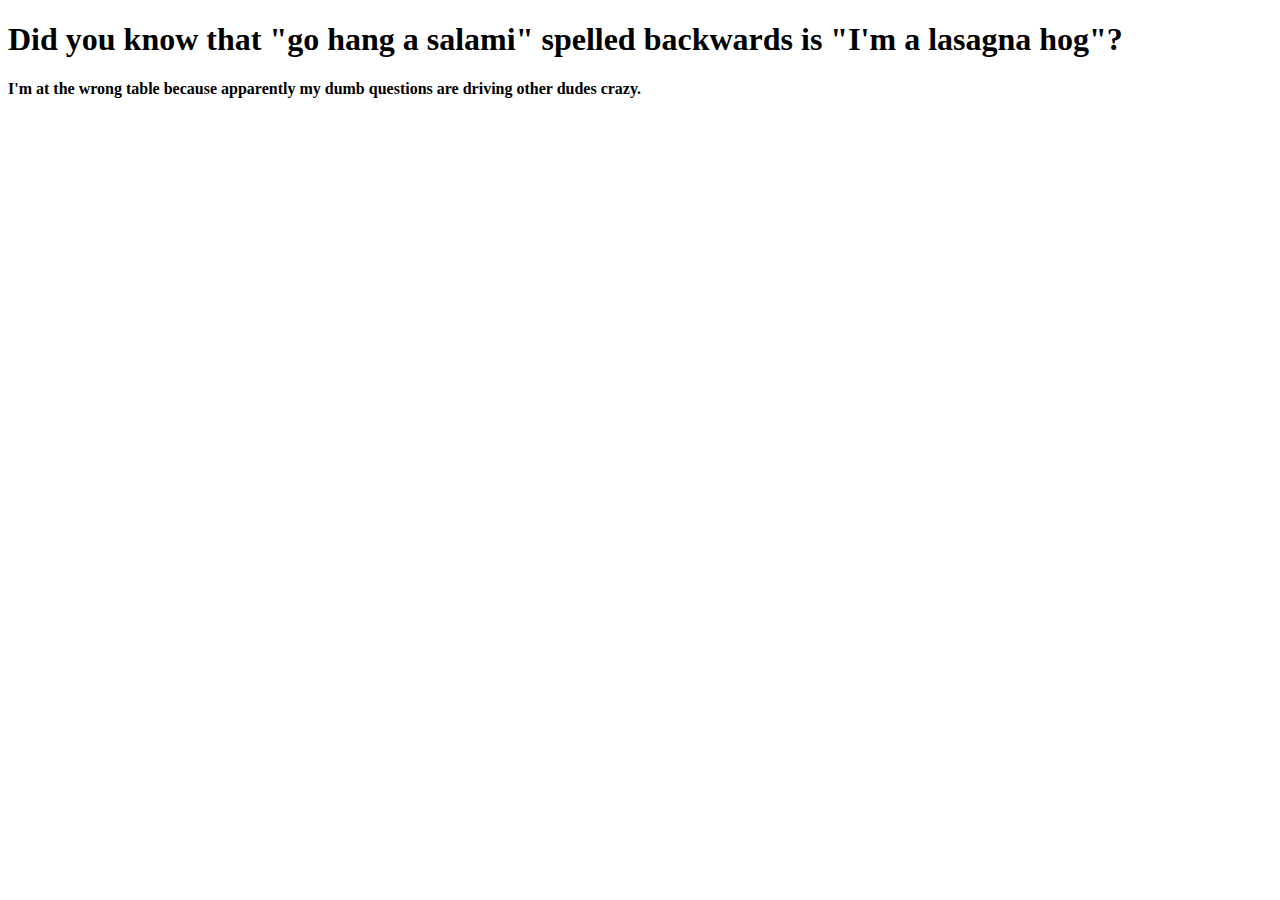
<file: index.html>
<!DOCTYPE html>
<html lang="en">
<head>
    <meta charset="UTF-8">
    <meta http-equiv="X-UA-Compatible" content="IE=edge">
    <meta name="viewport" content="width=device-width, initial-scale=1.0">
    <title>Document</title>
</head>
<h1>Did you know that "go hang a salami" spelled backwards is "I'm a lasagna hog"?</h1>
<h4>I'm at the wrong table because apparently my dumb questions are driving other dudes crazy.</h4>
<body>
    
</body>
</html>
</file>
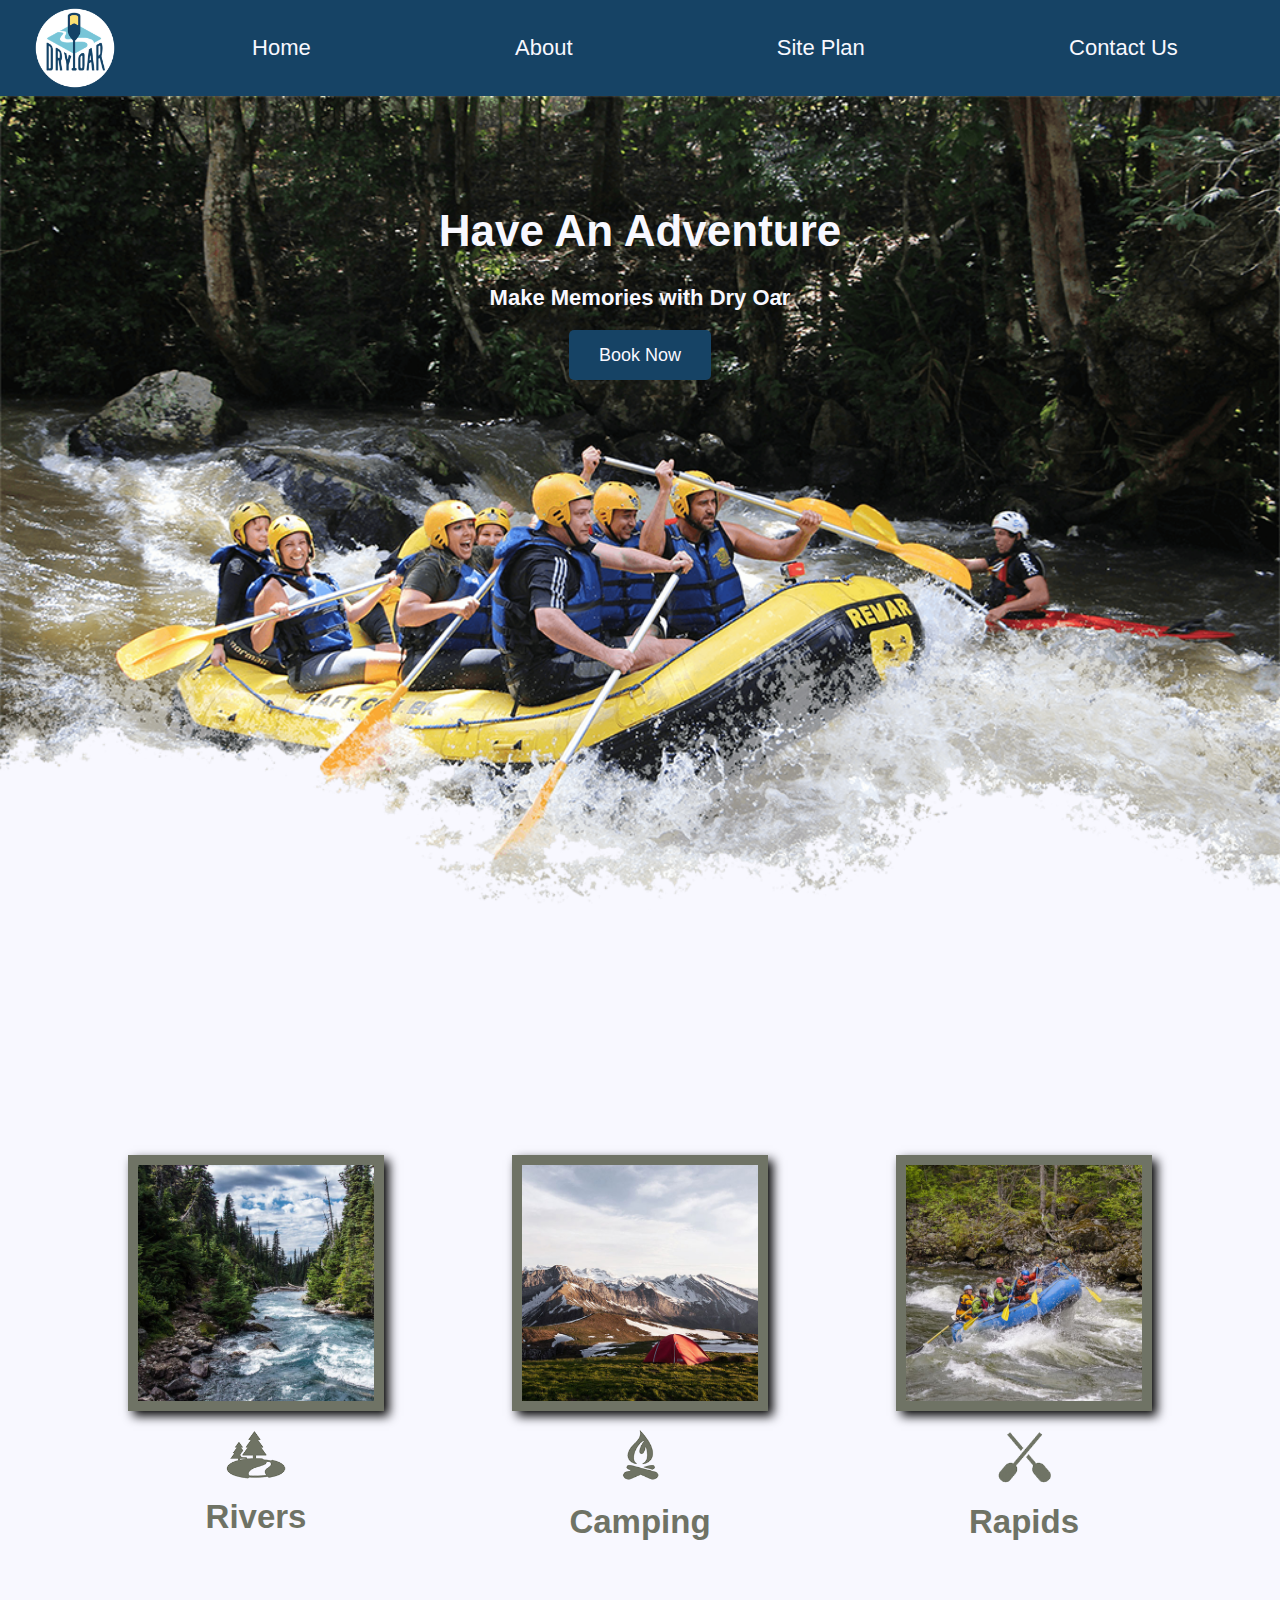
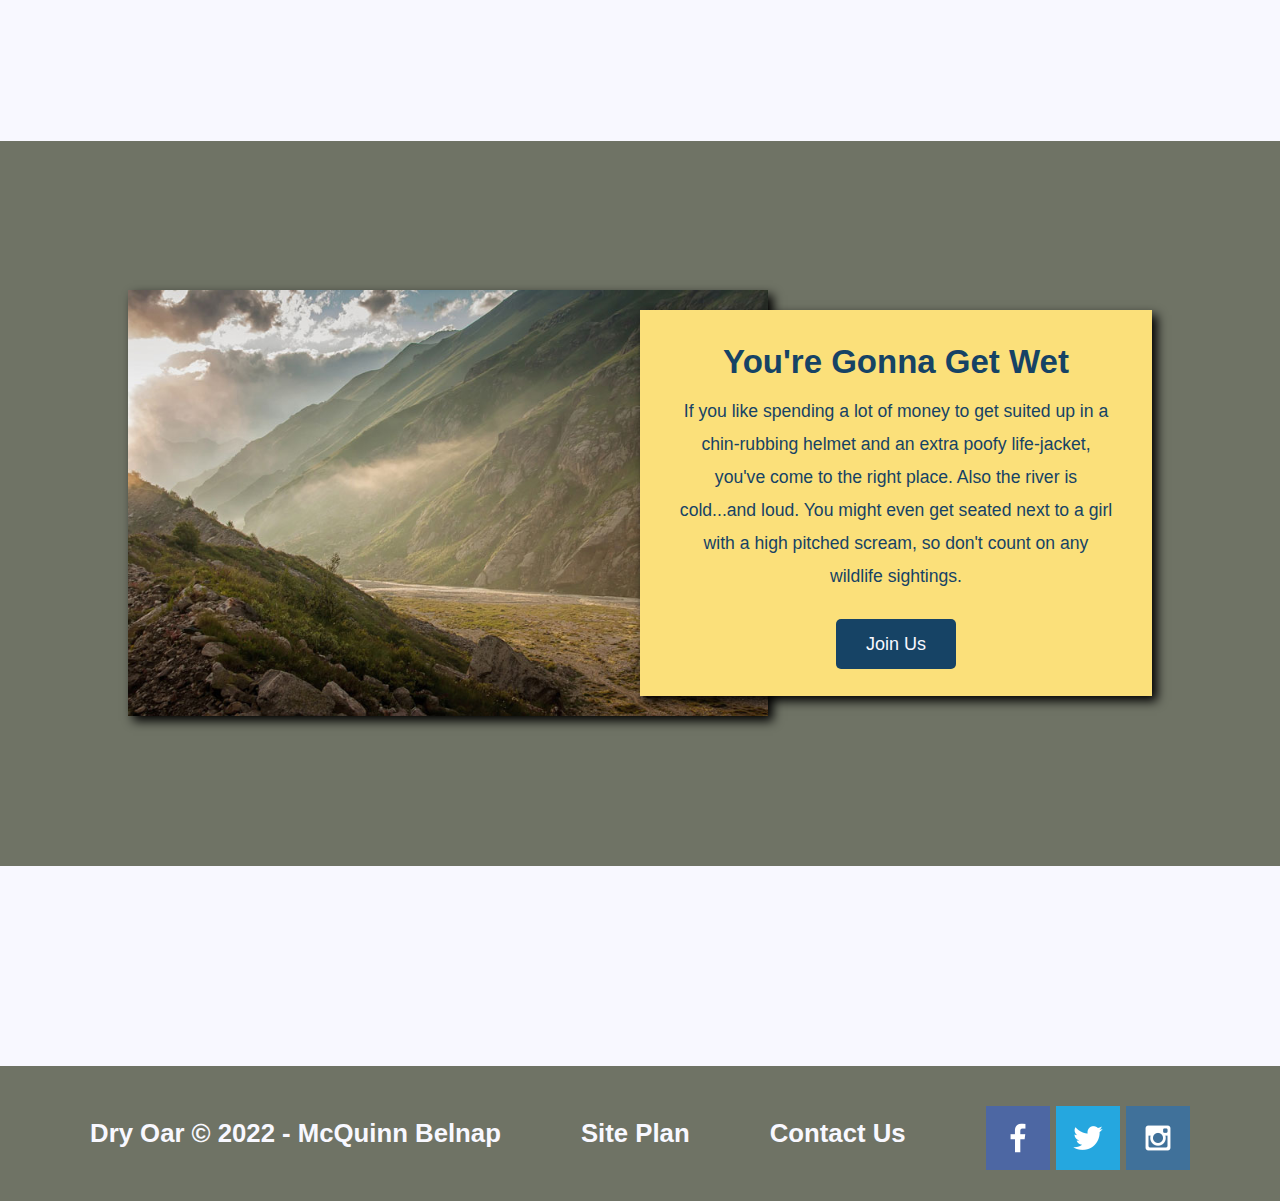
<file: wwr/index.html>
<!DOCTYPE html>
<html lang="en">
<head>
    <meta charset="UTF-8">
    <meta http-equiv="X-UA-Compatible" content="IE=edge">
    <meta name="viewport" content="width=device-width, initial-scale=1.0">
    <title>Whitewater Rafting Vacations | Dry Oar Boating | Home</title>
    <link rel="stylesheet" href="styles/style.css">
</head>
<body>
    <div id="content">
        <header>
            <a id="logo_link" href="index.html">
                <img class="logo" src="images/logo.png" alt="Dry Oar Logo">
            </a>
            <nav>
                <a href="index.html">Home</a>
                <a href="about.html">About</a>
                <a href="site-plan-rafting.html">Site Plan</a>
                <a href="contactus.html">Contact Us</a>
            </nav>
        </header>
        
        <div id="hero">
            <div id="hero-box">
                <img id="hero-img" src="images/hero.png" alt="White water rafters">
            </div>
            <section id="hero-msg">
                <h1 class="home-title">Have An Adventure</h1>
                <h4>Make Memories with Dry Oar</h4>
                <div class='button-box'>
                    <a class='book' href="rates.html">Book Now</a>
                </div>
            </section>
        </div>
    <main class="home-grid">
        <section class="rivers-card">
            <img class="card-img" src="images/rivers.jpeg" alt="rivers in forest">
            <img class="icon" src="images/river_icon.png" alt="river icon">
            <h2>Rivers</h2>
        </section>
        <section class="camping-card">
            <img class="card-img" src="images/camping.jpeg" alt="tent in mountains">
            <img class="icon" src="images/fire_icon.png" alt="fire icon">
            <h2>Camping</h2>
        </section>
        <section class="rapids-card">
            <img class="card-img" src="images/rapids.jpeg" alt="rafting boat">
            <img class="icon" src="images/oars.png" alt="oars icon">
            <h2>Rapids</h2>
        </section>
       <div id="background"></div>
        <img class="mountains" src="images/mountains.jpeg" alt="Misty mountains">
        <section class="msg">
            <h2>You're Gonna Get Wet</h2>
            <p>If you like spending a lot of money to get suited up in a chin-rubbing helmet and an extra poofy life-jacket, you've come to the right place. Also the river is cold...and loud. You might even get seated next to a girl with a high pitched scream, so don't count on any wildlife sightings.</p>
            <a class='join' href="rivers.html">Join Us</a>
        </section>
    </main>
    <footer>
        <h3>Dry Oar &copy; 2022 - McQuinn Belnap</h3>
        <h3><a href="site-plan-rafting.html">Site Plan</a></h3>
        <h3><a href="contactus.html">Contact Us</a></h3>
        <div class="social">
            <a href="https://facebook.com" target="_blank">
                <img src="images/facebook.png" alt="fb icon">
            </a>
            <a href="https://twitter.com" target="_blank">
                <img src="images/twitter.png" alt="twitter icon">
            </a>
            <a href="https://instagram.com" target="_blank">
                <img src="images/instagram.png" alt="instagram icon">
            </a>
        </div>
    </footer>
    </div>
    
</body>
</html>
</file>
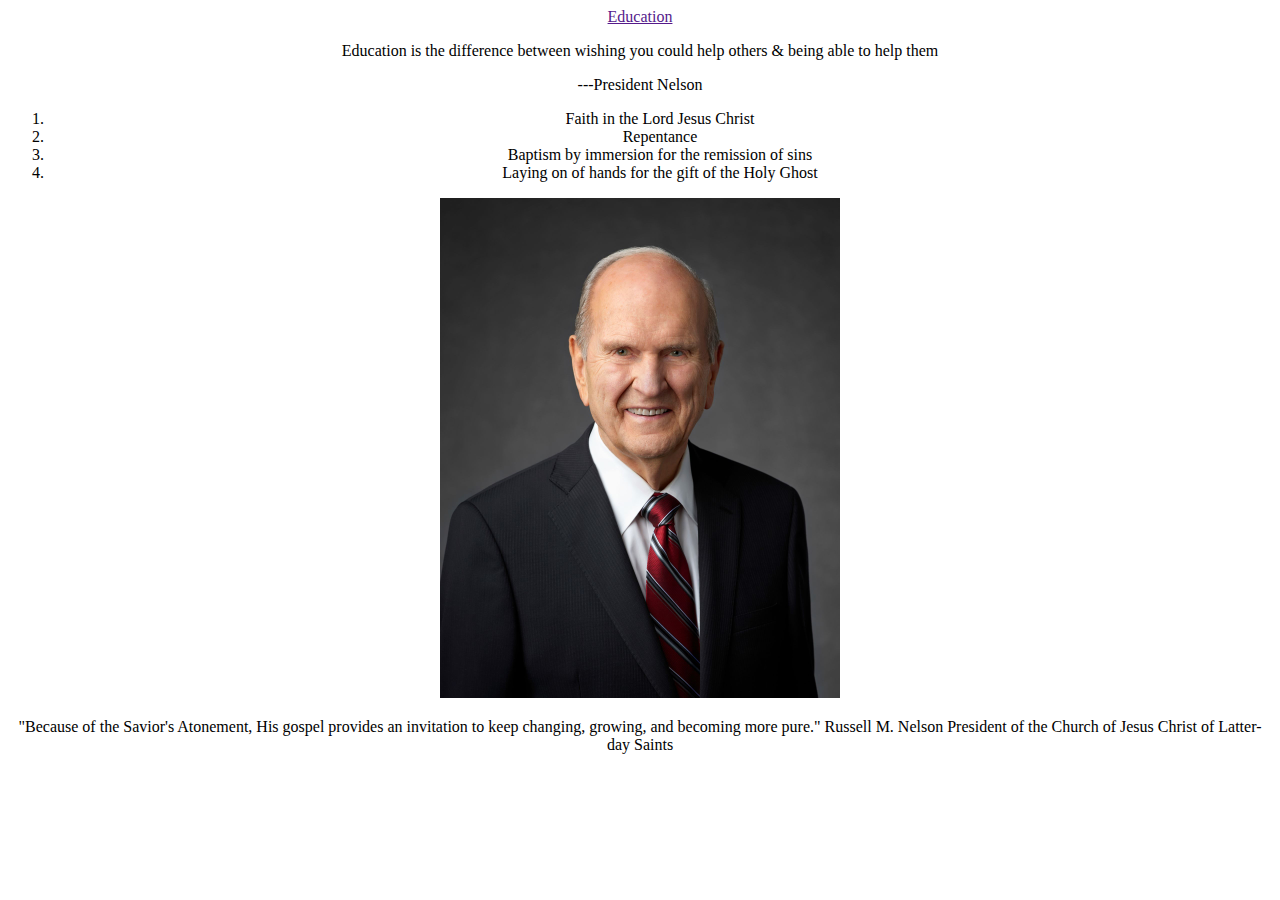
<file: ice_challenge/ice_challenge.html>
<!DOCTYPE html>
<html lang="en">

<head>
    <meta charset="UTF-8">
    <meta http-equiv="X-UA-Compatible" content="IE=edge">
    <meta name="viewport" content="width=device-width, initial-scale=1.0">
    <title>Document</title>
</head>
<center>

    <body>
        <a href="">Education</a>

        <p>
            Education is the difference between wishing you could help others & being able to help them
        </p>


        ---President Nelson
        <ol style="art4">
            <li>Faith in the Lord Jesus Christ</li>
            <li>Repentance</li>
            <li>Baptism by immersion for the remission of sins</li>
            <li>Laying on of hands for the gift of the Holy Ghost</li>
        </ol>

        <img src="images/nelson.jpeg" width=400px alt="President Nelson">
<p>        
    "Because of the
    Savior's Atonement,
    His gospel provides
    an invitation to keep
    changing, growing,
    and becoming more
    pure."

    Russell M. Nelson

    President of the Church of Jesus Christ of Latter-day Saints
</p>



    </body>
</center>

</html>
</file>
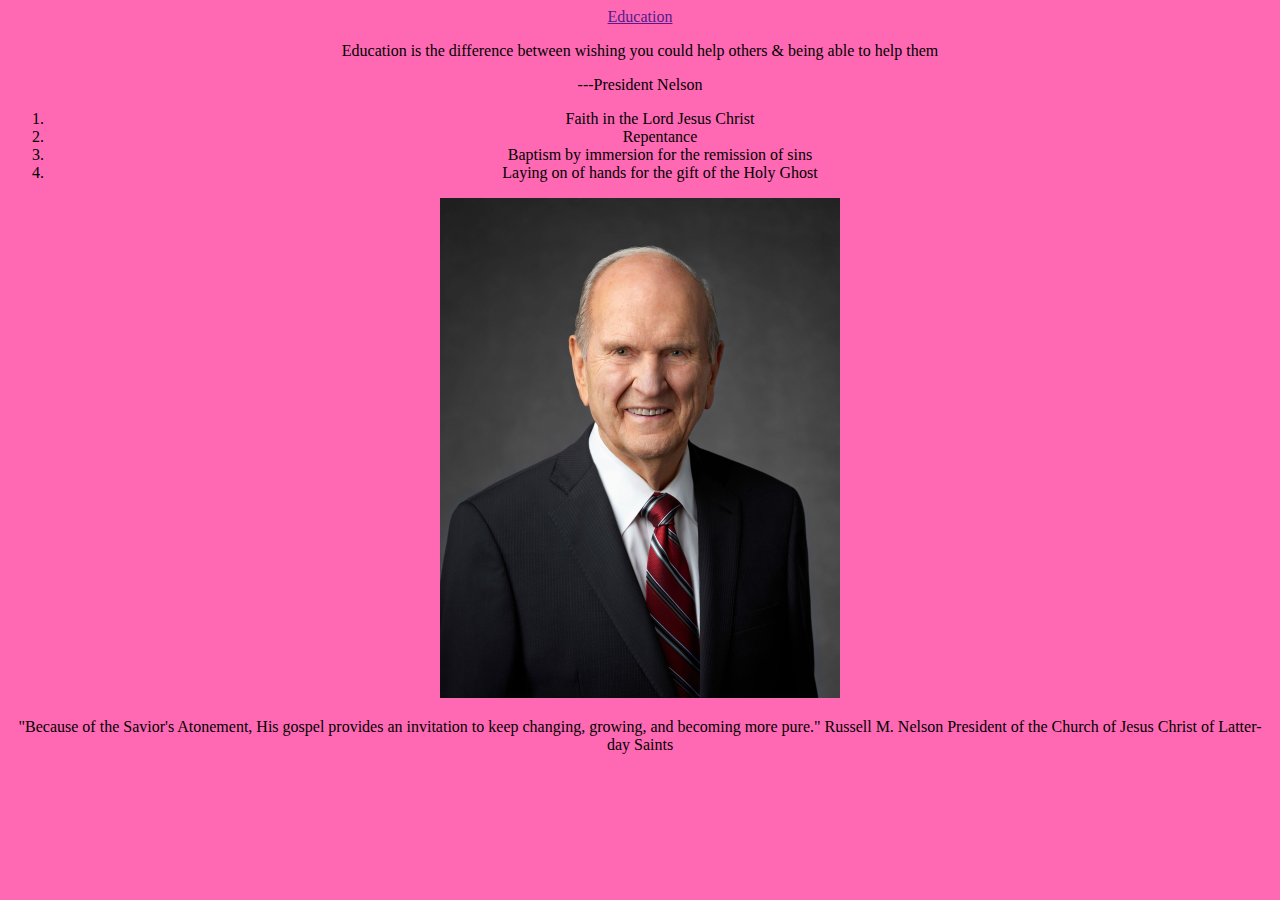
<file: ice_challenge_w04/ice_challenge.html>
<!DOCTYPE html>
<html lang="en">

<head>
    <meta charset="UTF-8">
    <meta http-equiv="X-UA-Compatible" content="IE=edge">
    <meta name="viewport" content="width=device-width, initial-scale=1.0">
    <title>Document</title>
    <link rel="stylesheet" href="styles/ice_challenge.css">
</head>
<center>

    <body>
        <a href="">Education</a>

        <p>
            Education is the difference between wishing you could help others & being able to help them
        </p>


        ---President Nelson
        <ol style="art4">
            <li>Faith in the Lord Jesus Christ</li>
            <li>Repentance</li>
            <li>Baptism by immersion for the remission of sins</li>
            <li>Laying on of hands for the gift of the Holy Ghost</li>
        </ol>

        <img src="images/nelson.jpeg" width=400px alt="President Nelson">
<p>        
    "Because of the
    Savior's Atonement,
    His gospel provides
    an invitation to keep
    changing, growing,
    and becoming more
    pure."

    Russell M. Nelson

    President of the Church of Jesus Christ of Latter-day Saints
</p>



    </body>
</center>

</html>
</file>
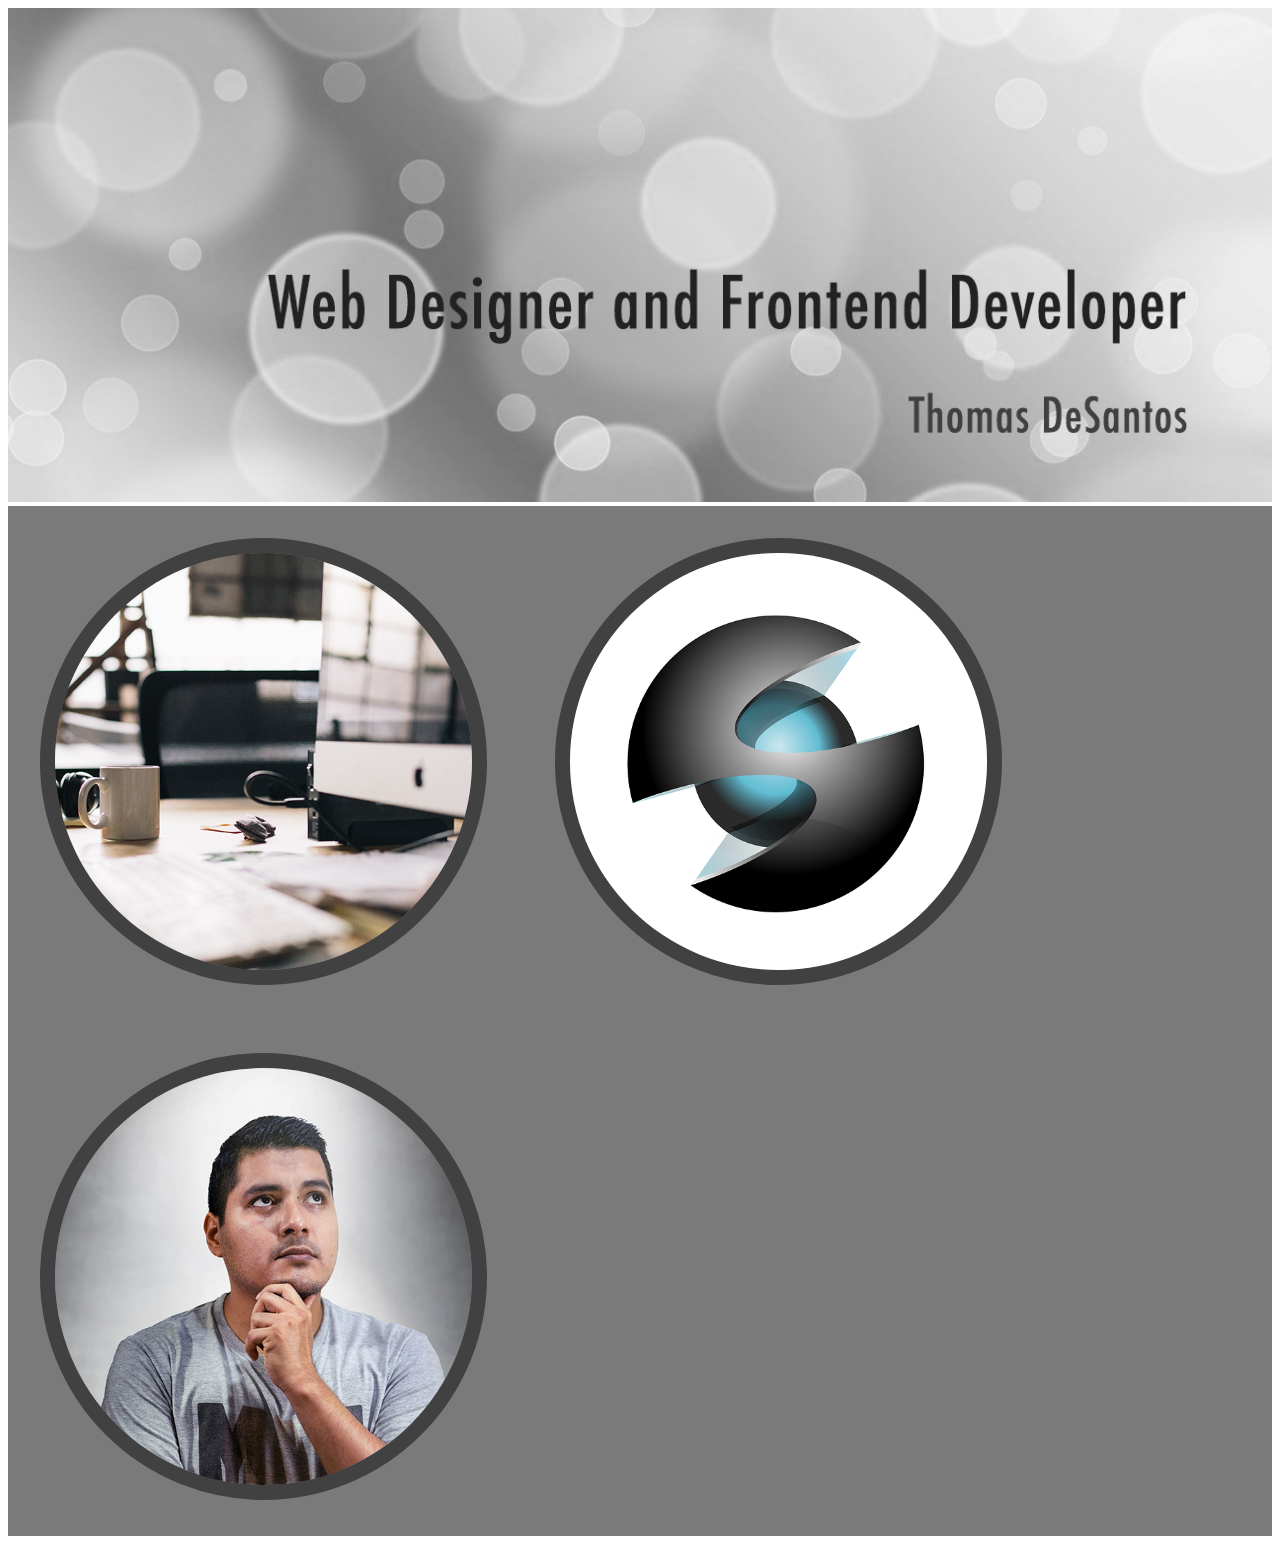
<file: ice_w05/ice_w05.html>
<!DOCTYPE html>
<html lang="en">
<head>
    <meta charset="UTF-8">
    <meta http-equiv="X-UA-Compatible" content="IE=edge">
    <meta name="viewport" content="width=device-width, initial-scale=1.0">
    <title>Document</title>
    <link rel="stylesheet" href="styles/ice_w05.css">
</head>
<body>
    <img src="images/w05_top.jpeg" alt="Web Designer and Frontend Devoloper - Micky B" id="main">
<footer>
    <img src="images/w05_ice_image_desk.jpeg" alt="desk">
    <img src="images/w05_ice_image_graphic.png" alt="cool little sphere thing">
    <img src="images/w05_ice_image_person.jpeg" alt="a guy">
</footer>
   

    

</body>
</html>
</file>
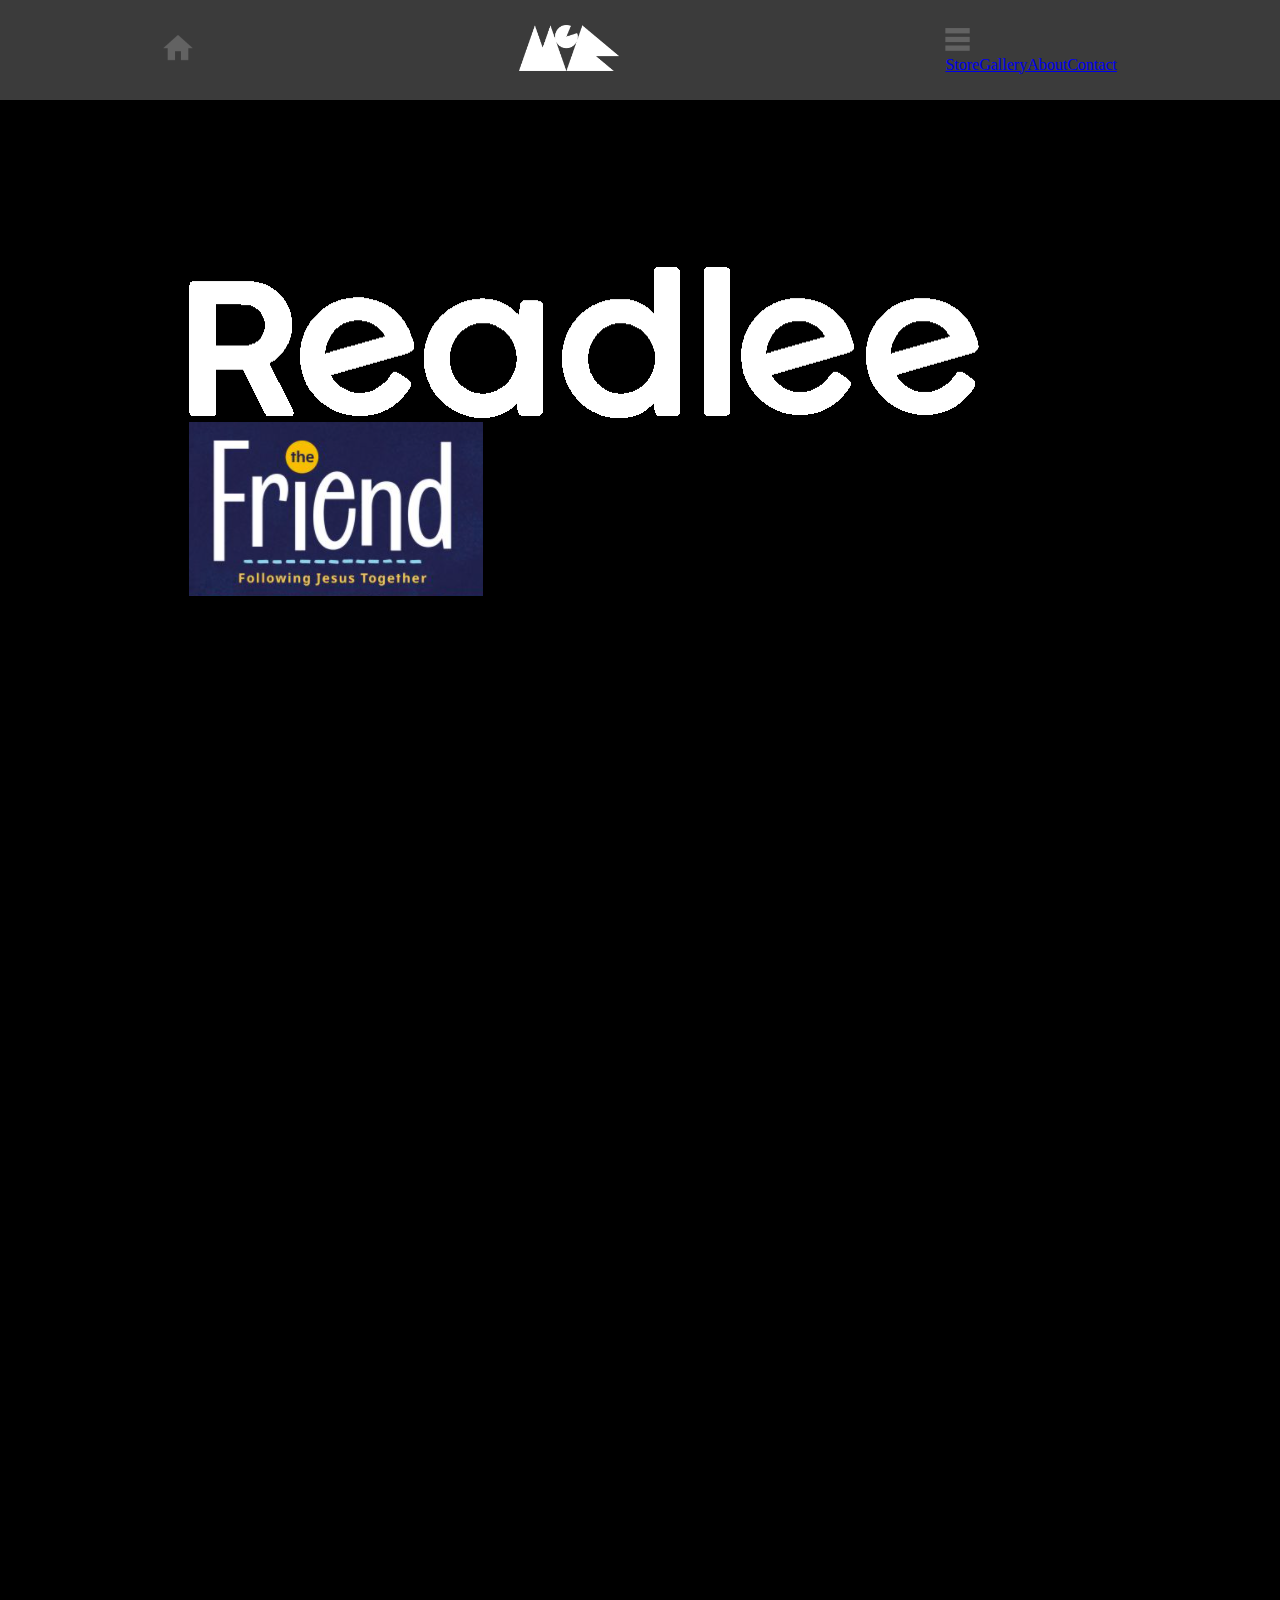
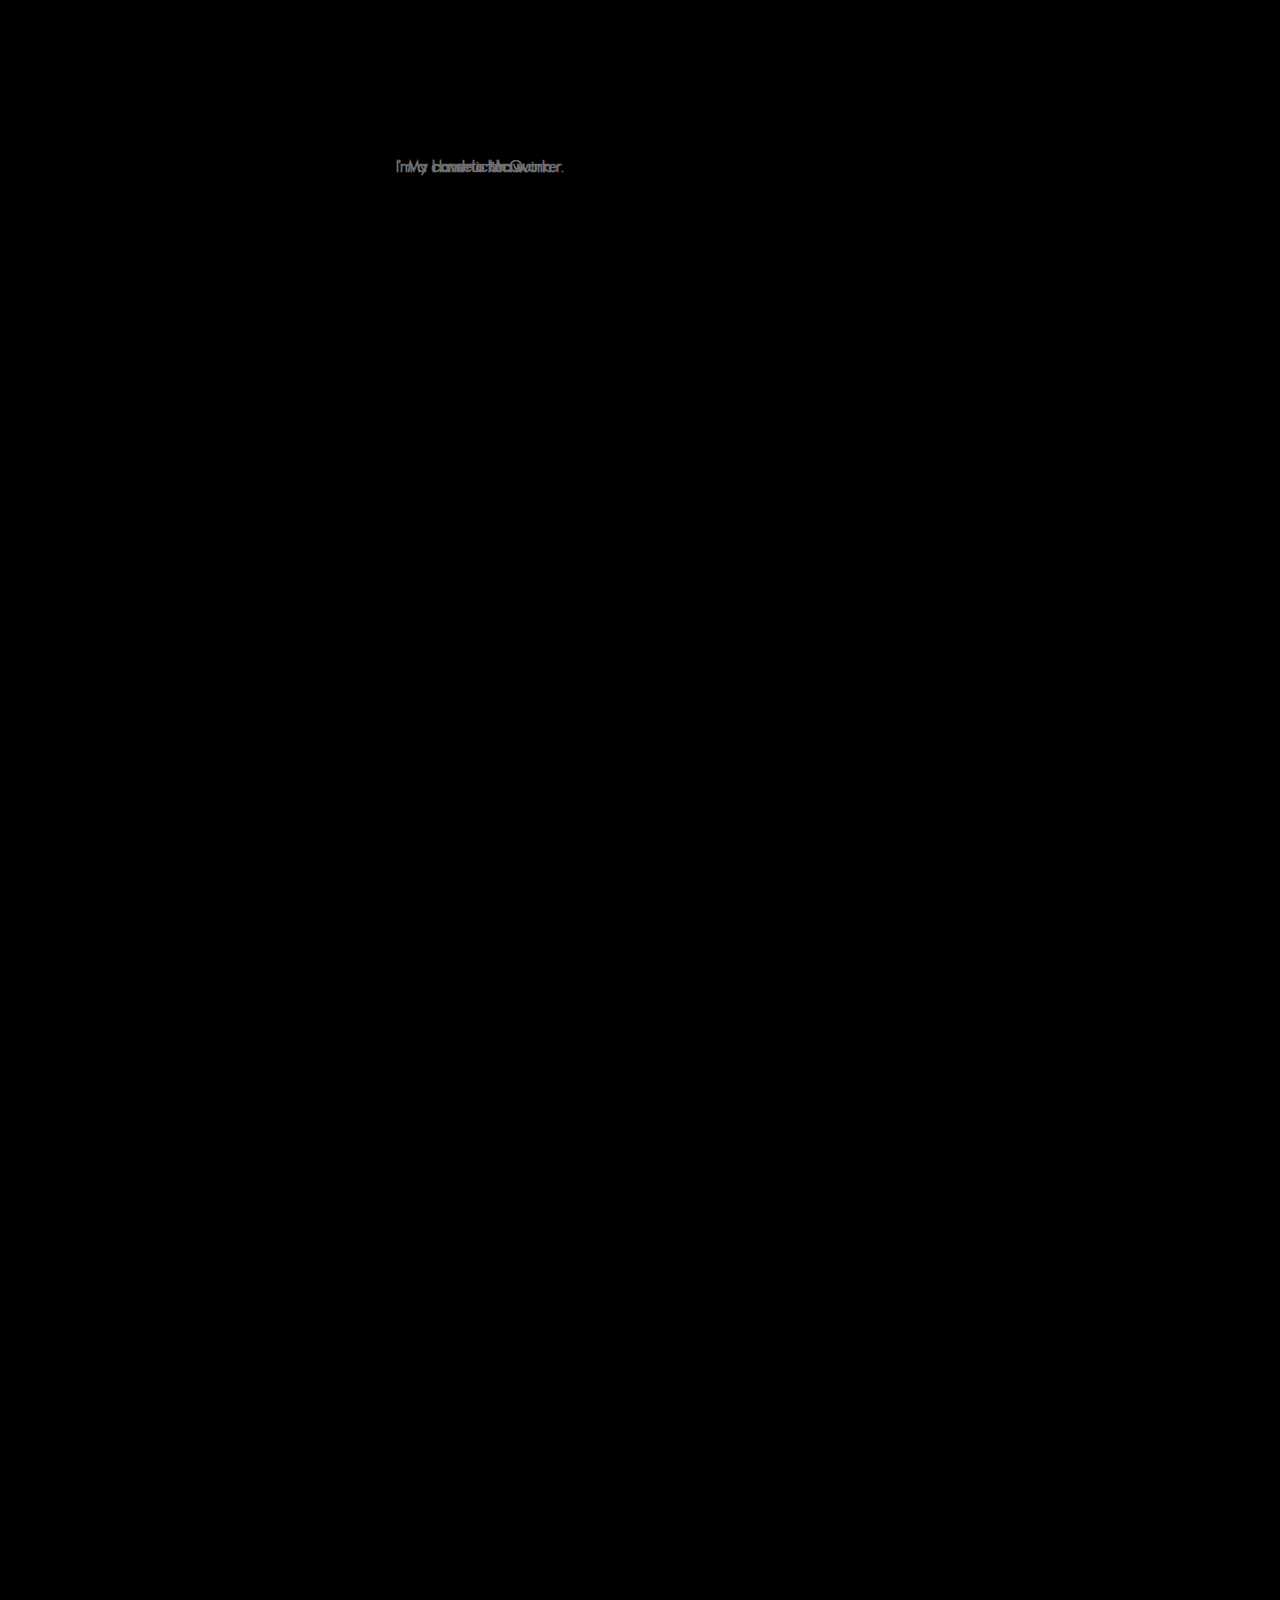
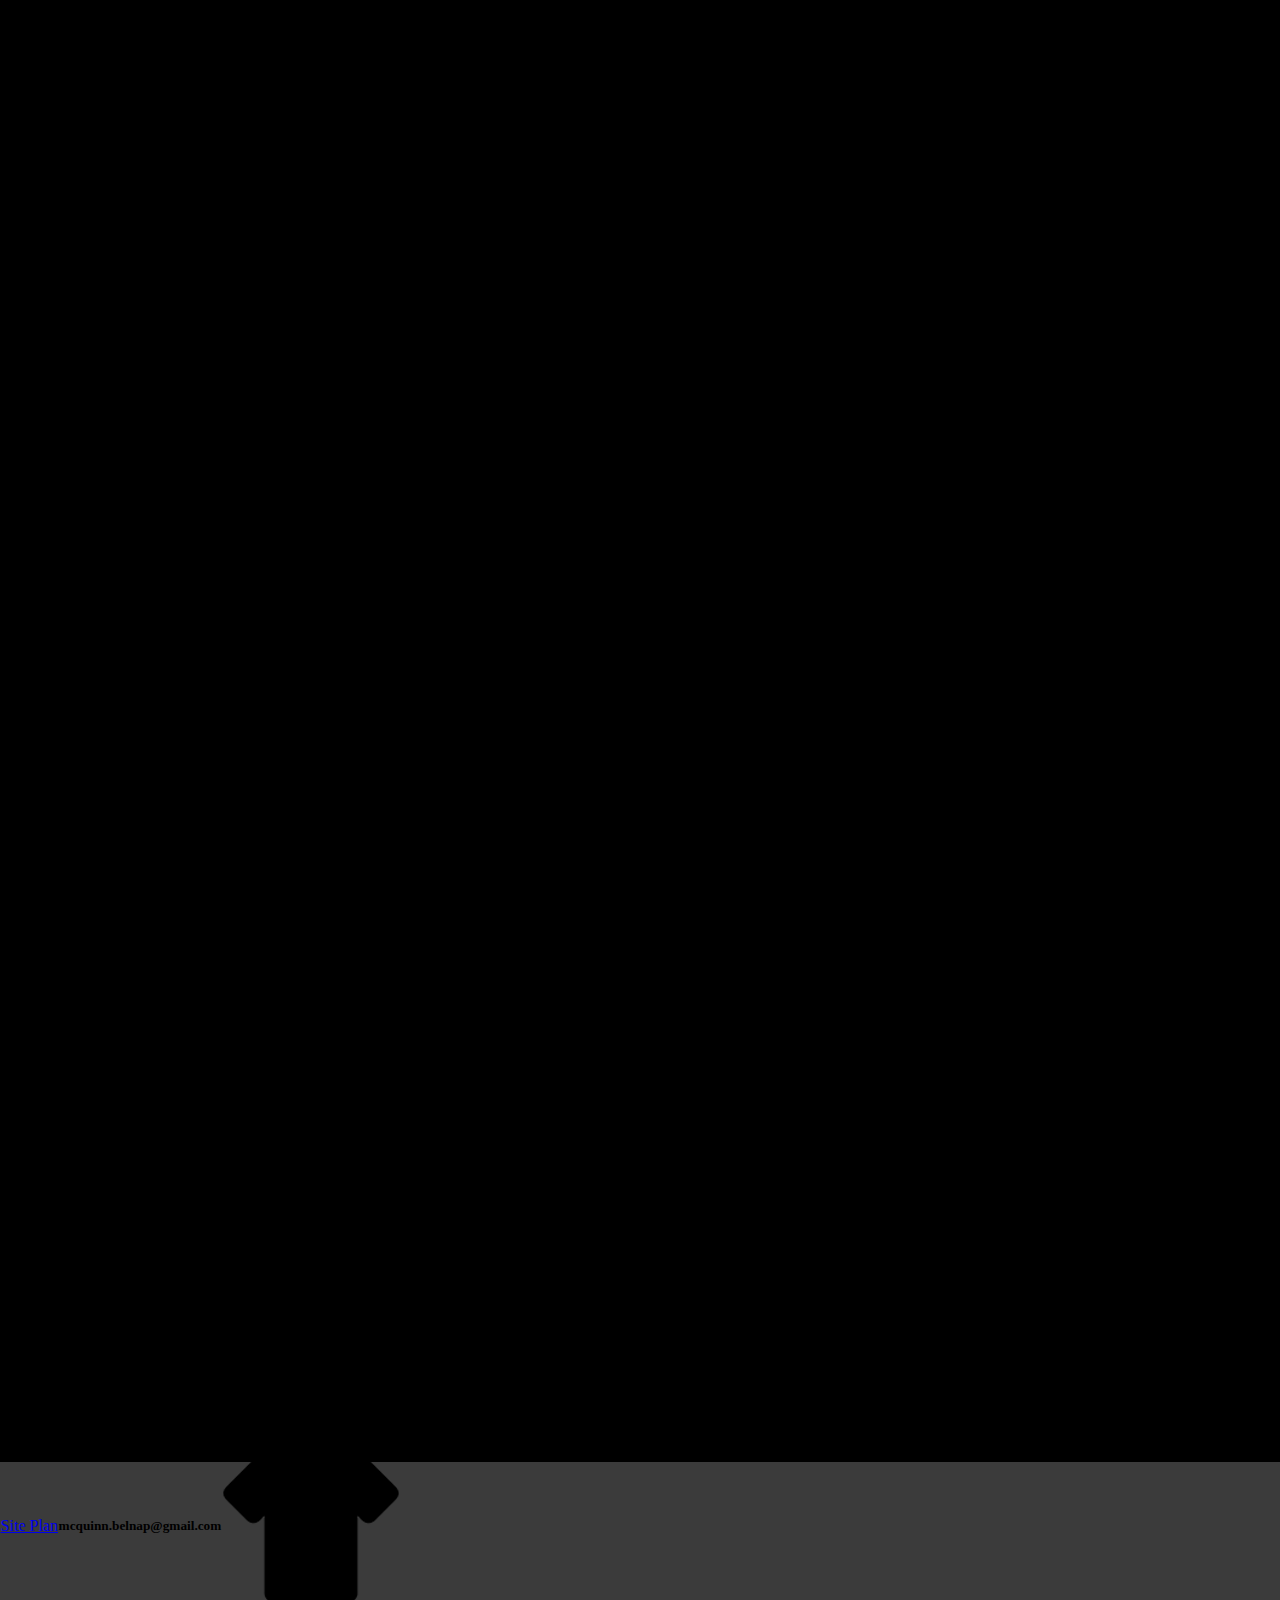
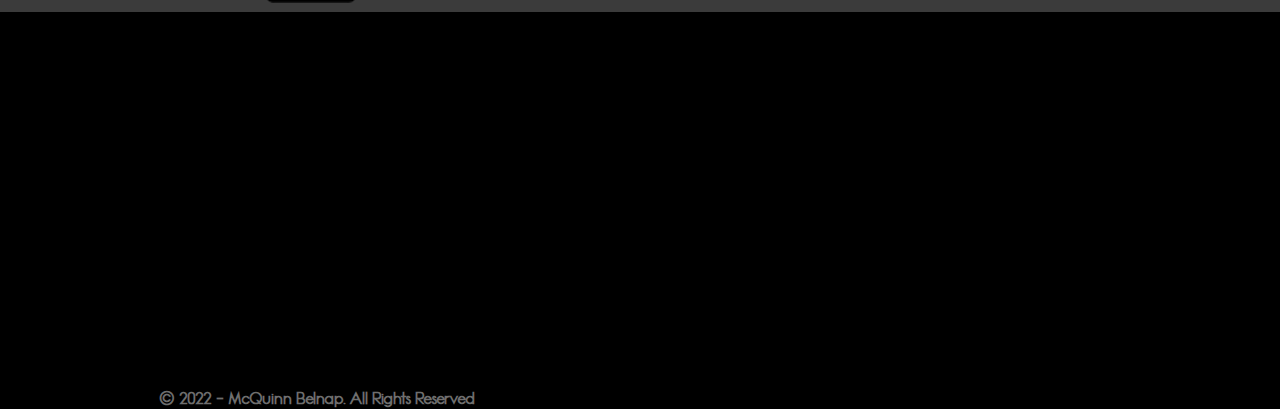
<file: portfolio/about.html>
<!DOCTYPE html>
<html lang="en">
<head>
    <meta charset="UTF-8">
    <meta http-equiv="X-UA-Compatible" content="IE=edge">
    <meta name="viewport" content="width=device-width, initial-scale=1.0">
    <title>Wildepth Page - Illustrations by McQuinn Belnap</title>
    <link rel="stylesheet" href="styles/styles.css">
</head>

<body>
    <header>
        <script lang="javascript" type="text/javascript" src="header.txt"></script>
    </header>
    <main>
        <h1>About</h1>
        <h4>My name is McQuinn.</h4>
        <h4>I'm a construction worker.</h4>
        <h4>I love to draw.</h4>
        <p>I love to draw because I love progress. I love seeing an image come to fruition on a 2D surface. Drawing is an avenue though which we can give a physical form to ideas. Drawing lets us explore the universe. Drawing can take us to places with lions, ligers, and bears--and alien mages, for that matter.</p>
        <h2>Past Clients</h2>
        <div>
            <img src="styles/images/readlee.png" alt="readlee logo">
            <img src="styles/images/The Friend Magazine Screenshot.png" alt="The Friend Magazine logo">
        </div>
        <h2>FAQ</h2>
        <h5>How long have you been drawing?</h5>
        <p>I probably started drawing at the same age most people were when they first picked up a crayon.</p>
        <h5>What do you like to draw?</h5>
        <p>People. People are great.</p>
        <h5>Did you go to art school?</h5>
        <p>I graduated from BYU-I in 2023 with a Bachelor's Degree emphasizing in Illustration.</p>
        <h5>What inspires you?</h5>
        <p>My wife is a beautiful, motivated person. She inspires me on a daily basis. I also draw a lot of inspiration from listening to music.</p>
        <h5>What are your hobbies?</h5>
        <p>My wife likes to rock climb, ice skate, play piano, ukulele, tennis, basketball, cook, bake, sing, ski, swim, run, and a bunch of other stuff.</p>
        <p>I kinda just like to draw.</p>
    </main>
    <footer>
        <script lang="javascript" type="text/javascript" src="footer.txt"></script>
    </footer>
</body>
</html>
</file>
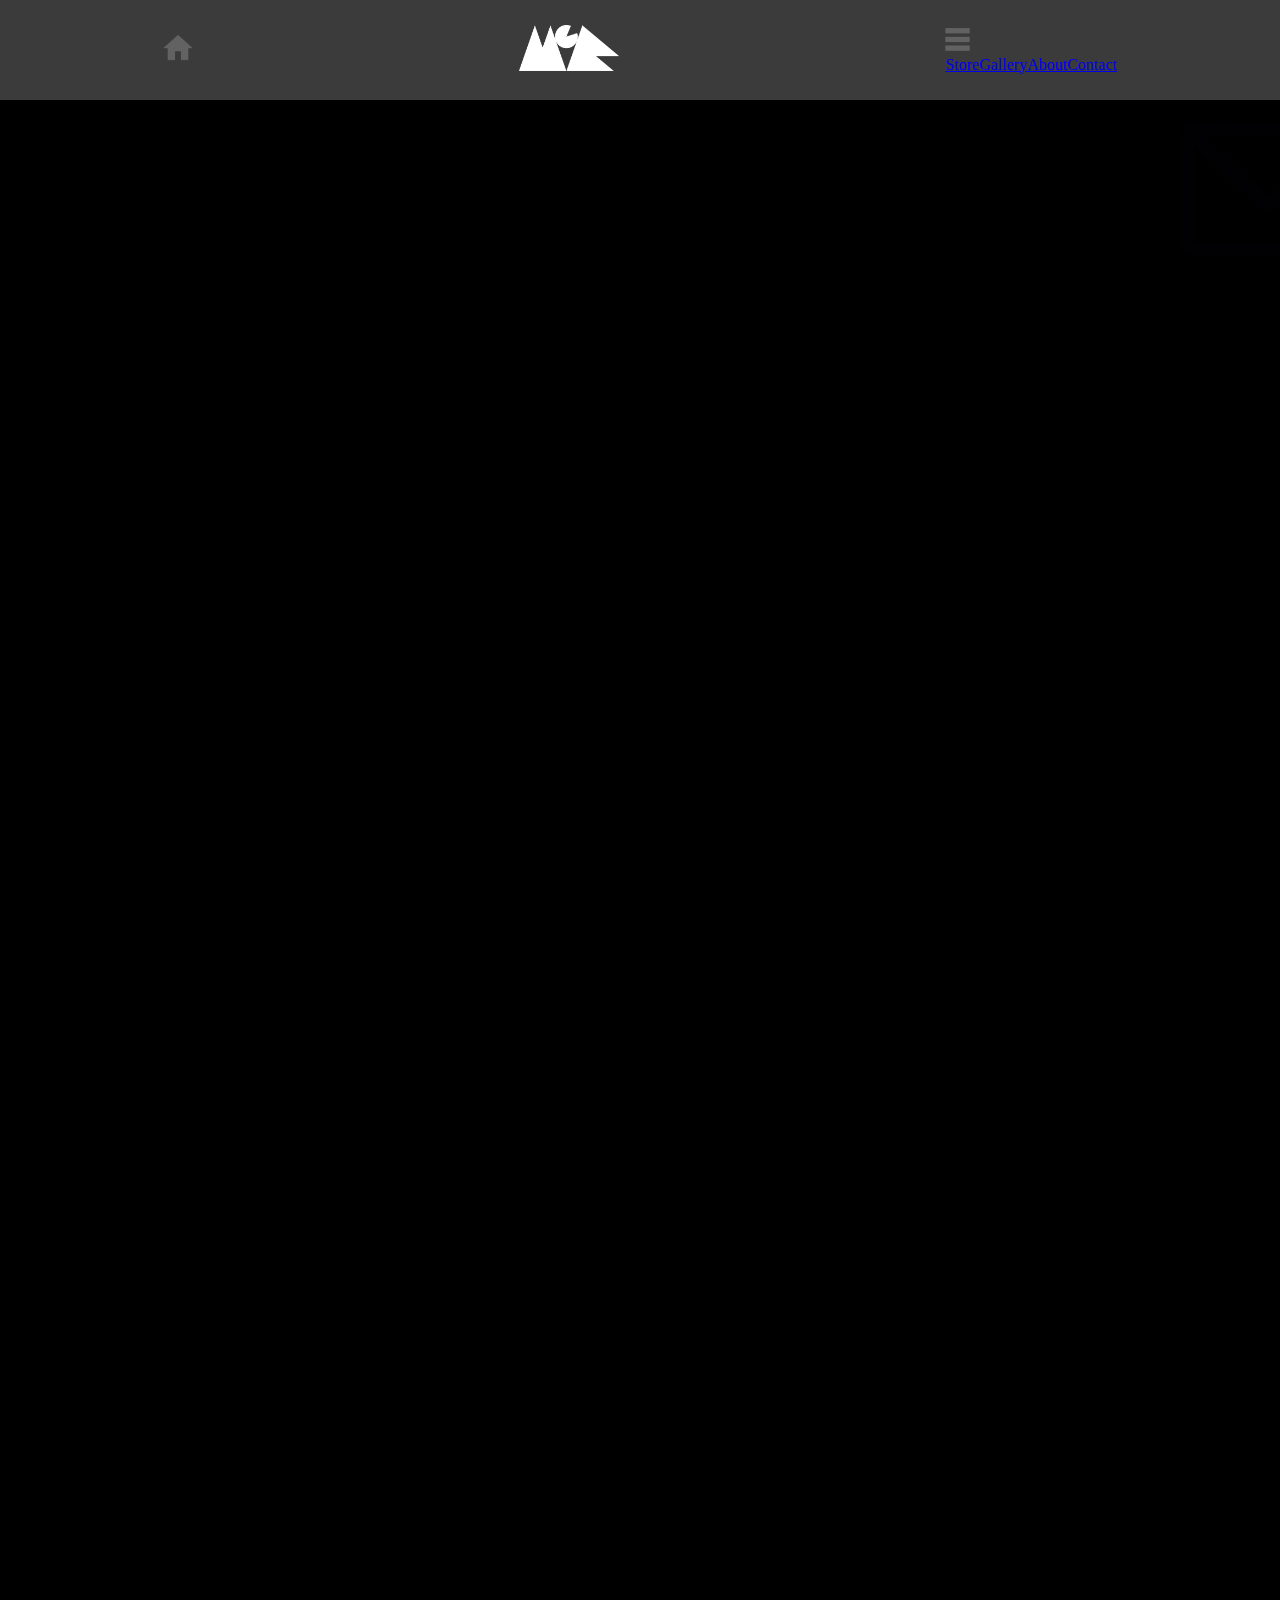
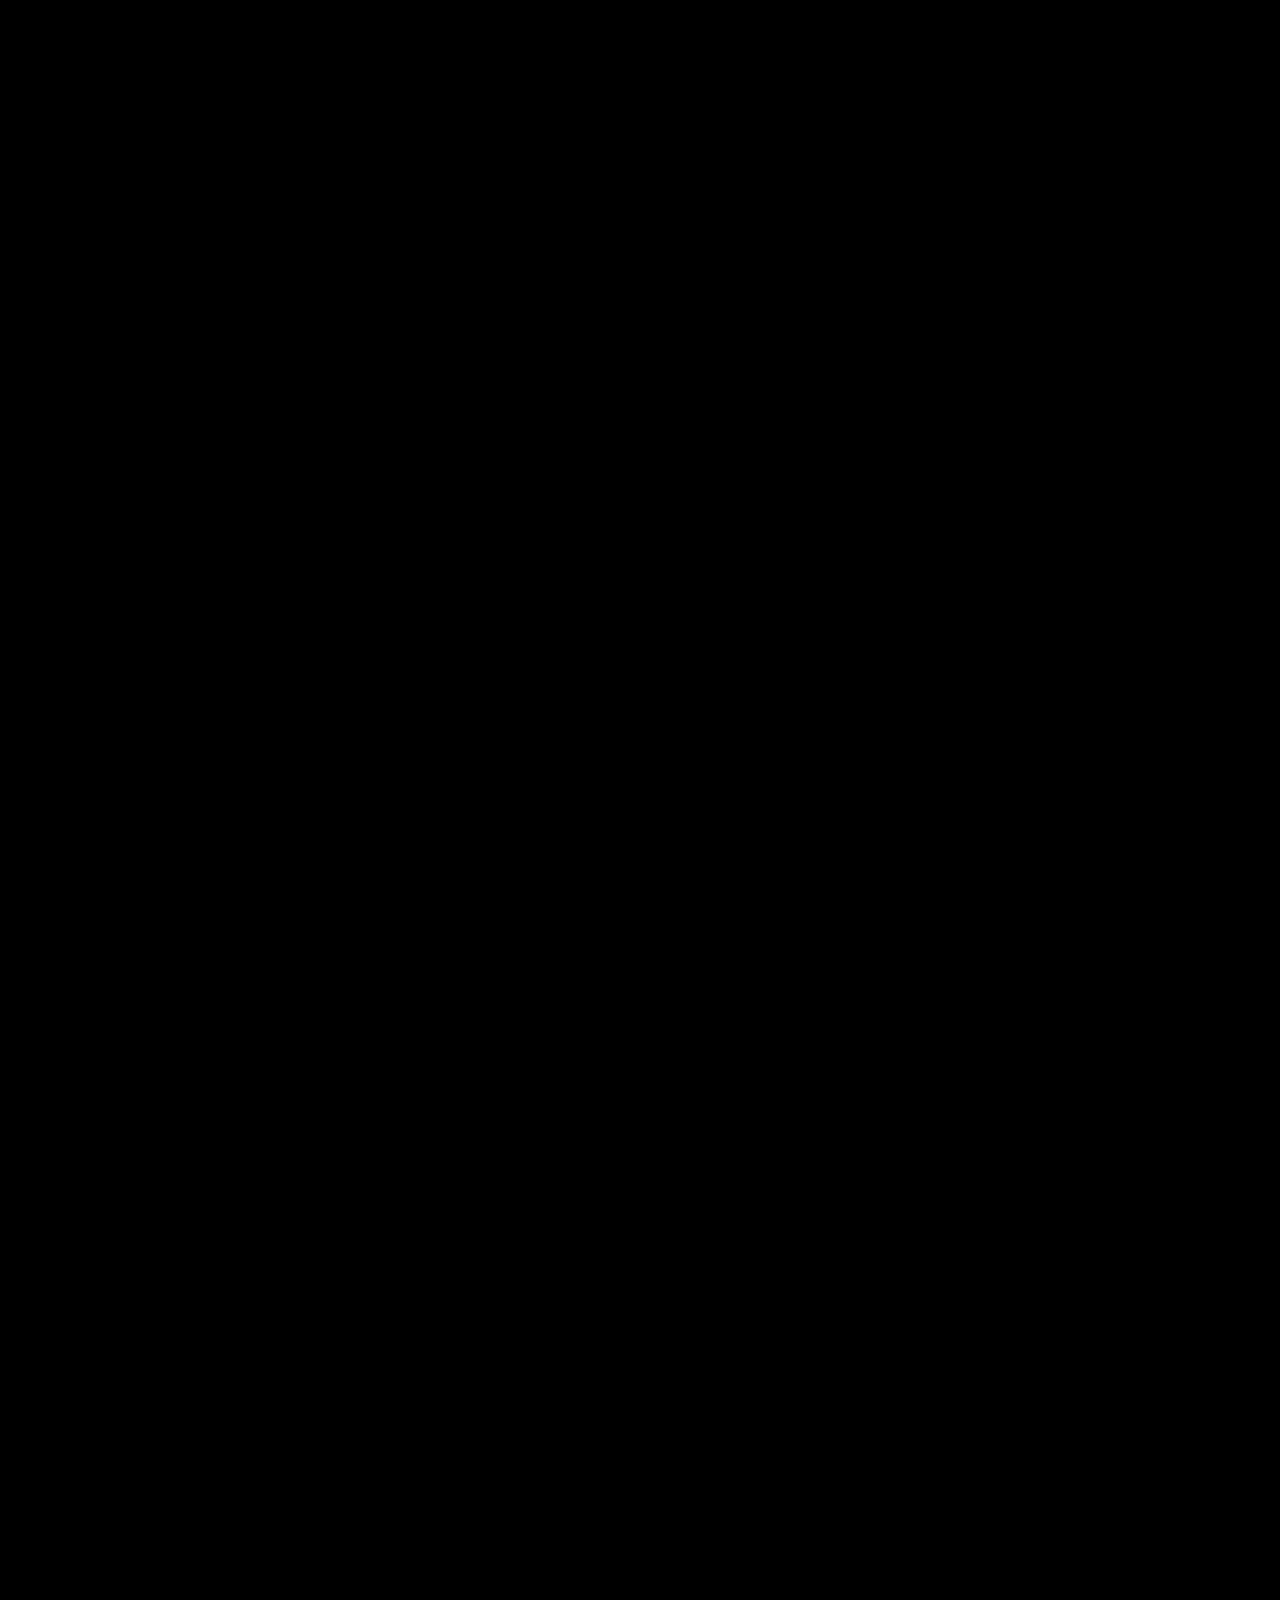
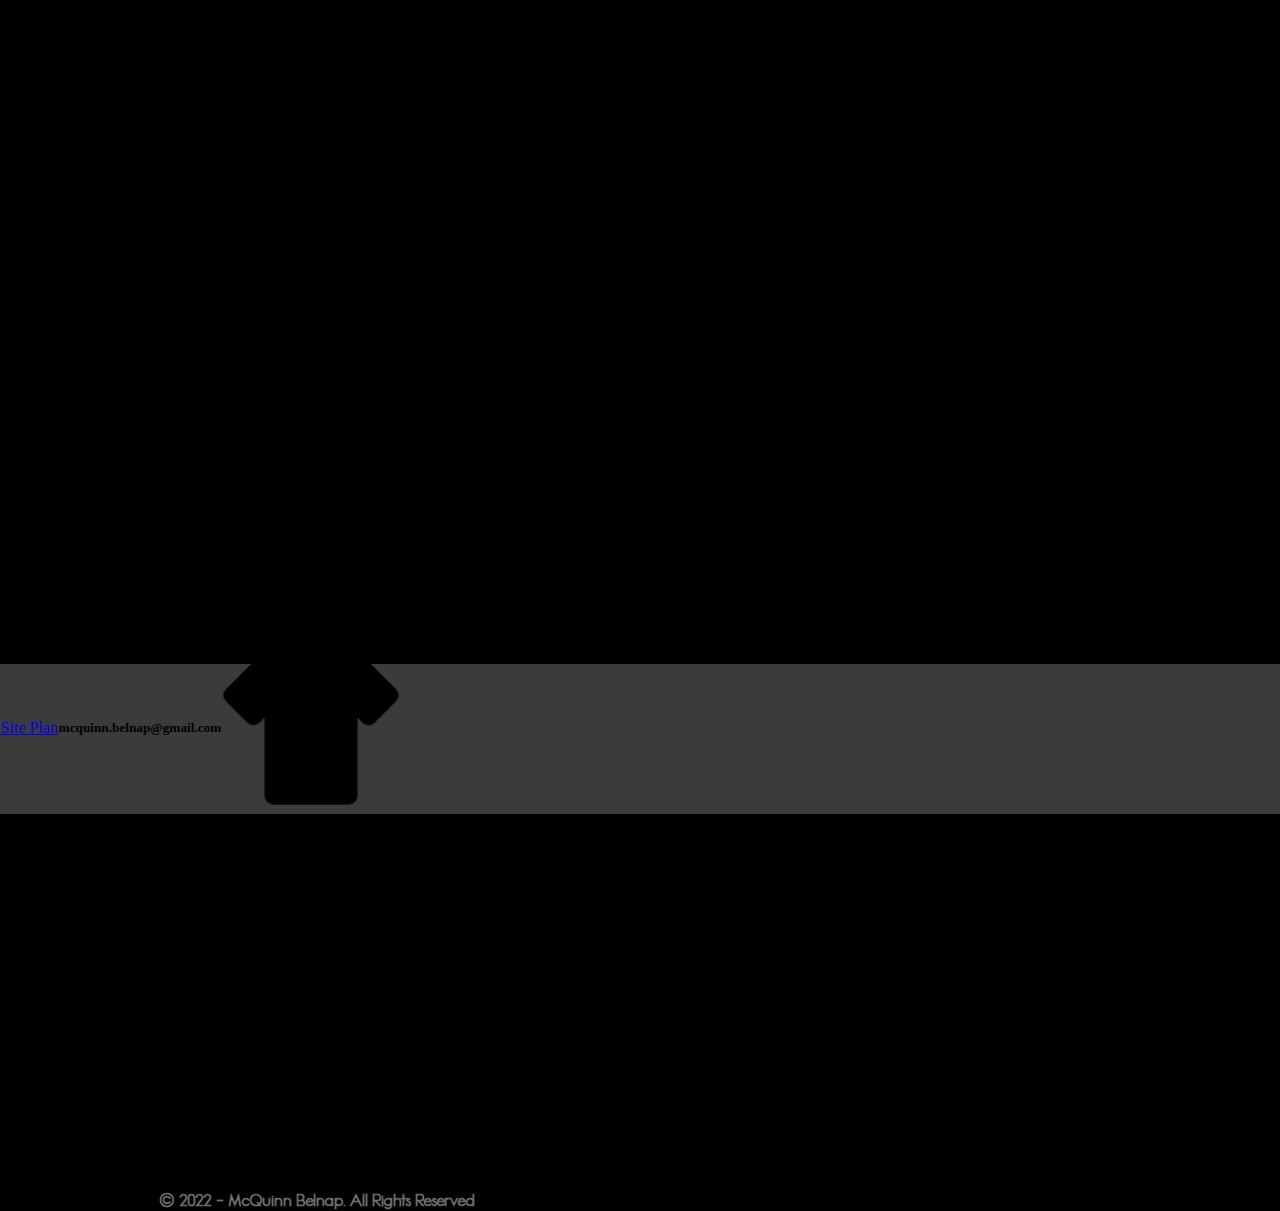
<file: portfolio/contact.html>
<!DOCTYPE html>
<html lang="en">
<head>
    <meta charset="UTF-8">
    <meta http-equiv="X-UA-Compatible" content="IE=edge">
    <meta name="viewport" content="width=device-width, initial-scale=1.0">
    <title>Wildepth Page - Illustrations by McQuinn Belnap</title>
    <link rel="stylesheet" href="styles/styles.css">
</head>

<body>
    <header>
        <script lang="javascript" type="text/javascript" src="header.txt"></script>
    </header>
    <main>
        <h2>Contact</h2>
        <h1>mcquinn.belnap@gmail.com</h1>
        <div>
            <a href="mailto:mcquinn.belnap@gmail.com">
                <img src="styles/icons/gmail.png" alt="email icon">
            </a>
            <a href="https://www.fb.me/msg/mcquinn.belnap">
                <img src="styles/icons/messenger.png" alt="facebook messenger icon">
            </a>
            <a href="https://www.instagram.com/mcquinnbelnap/">
                <img src="styles/icons/dm.png" alt="instagram dm icon">
            </a>
        </div>
    </main>
    <footer>
        <script lang="javascript" type="text/javascript" src="footer.txt"></script>
    </footer>
</body>
</html>
</file>
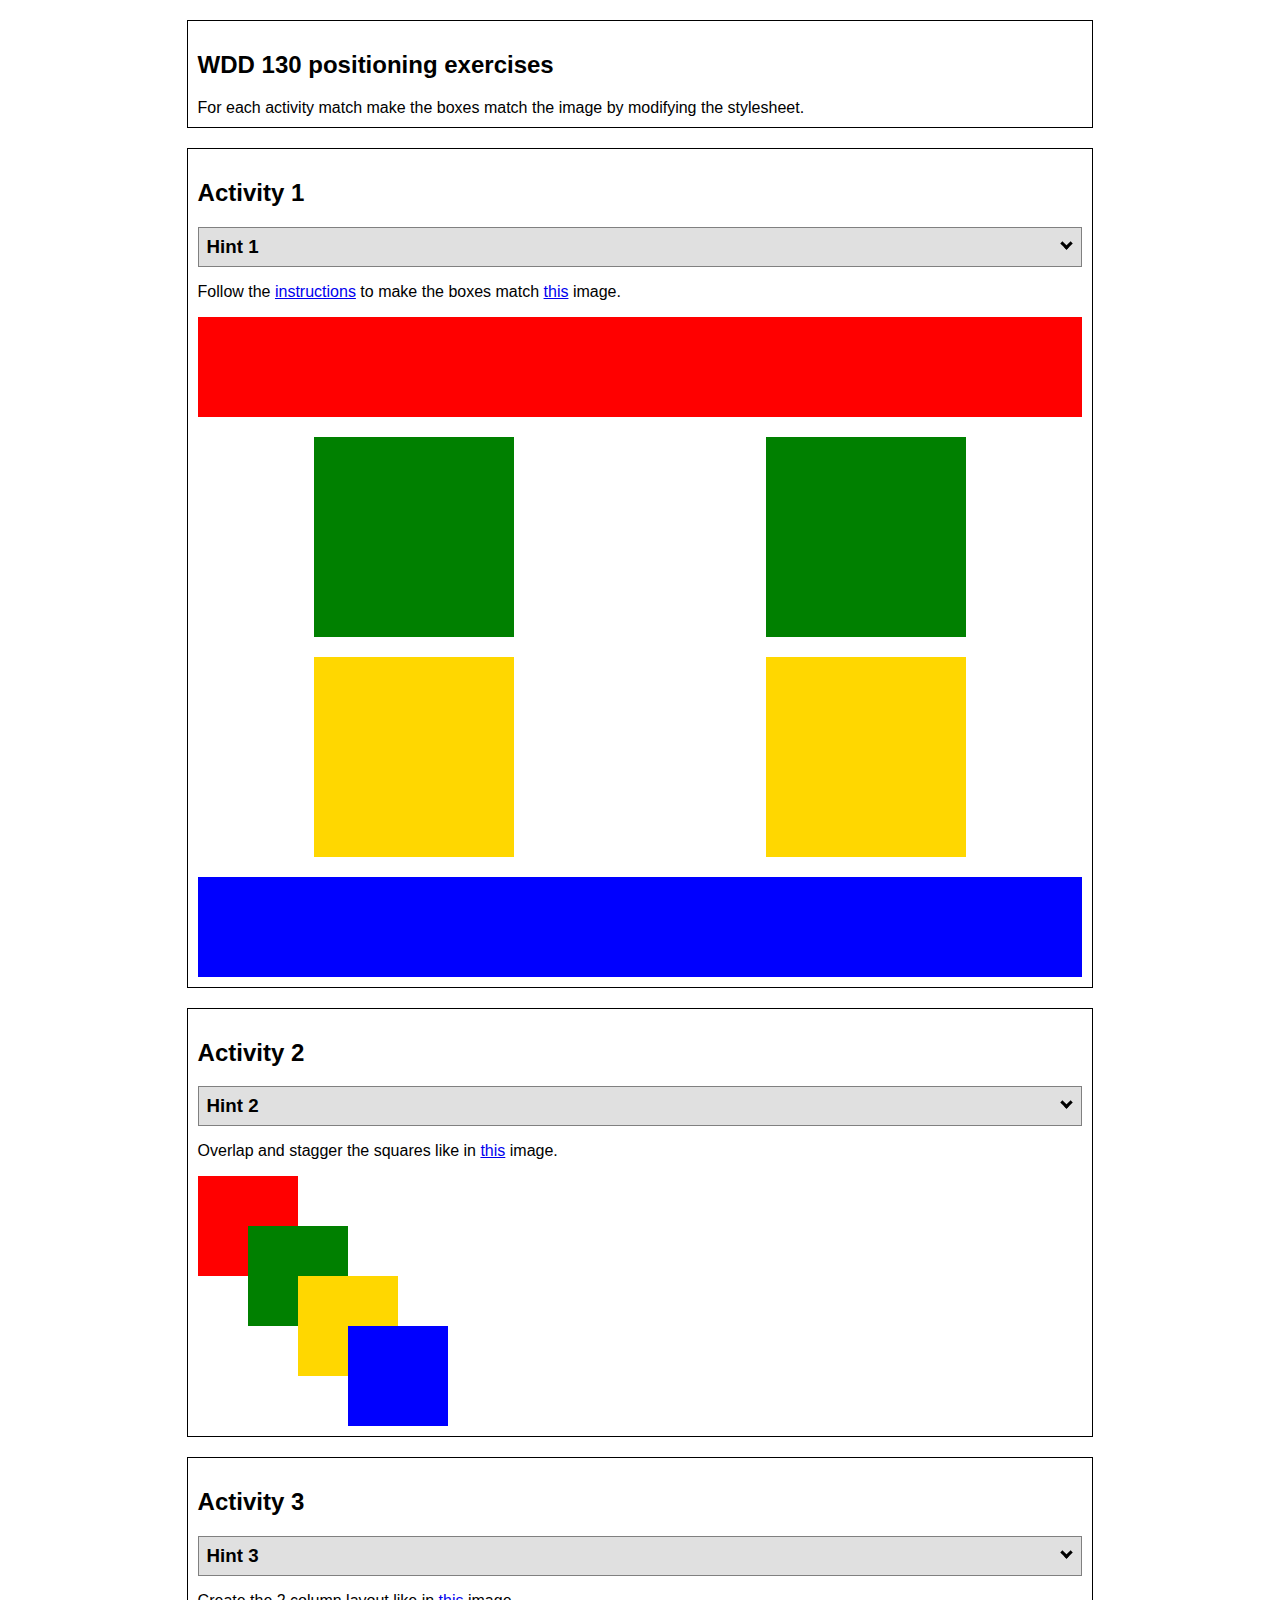
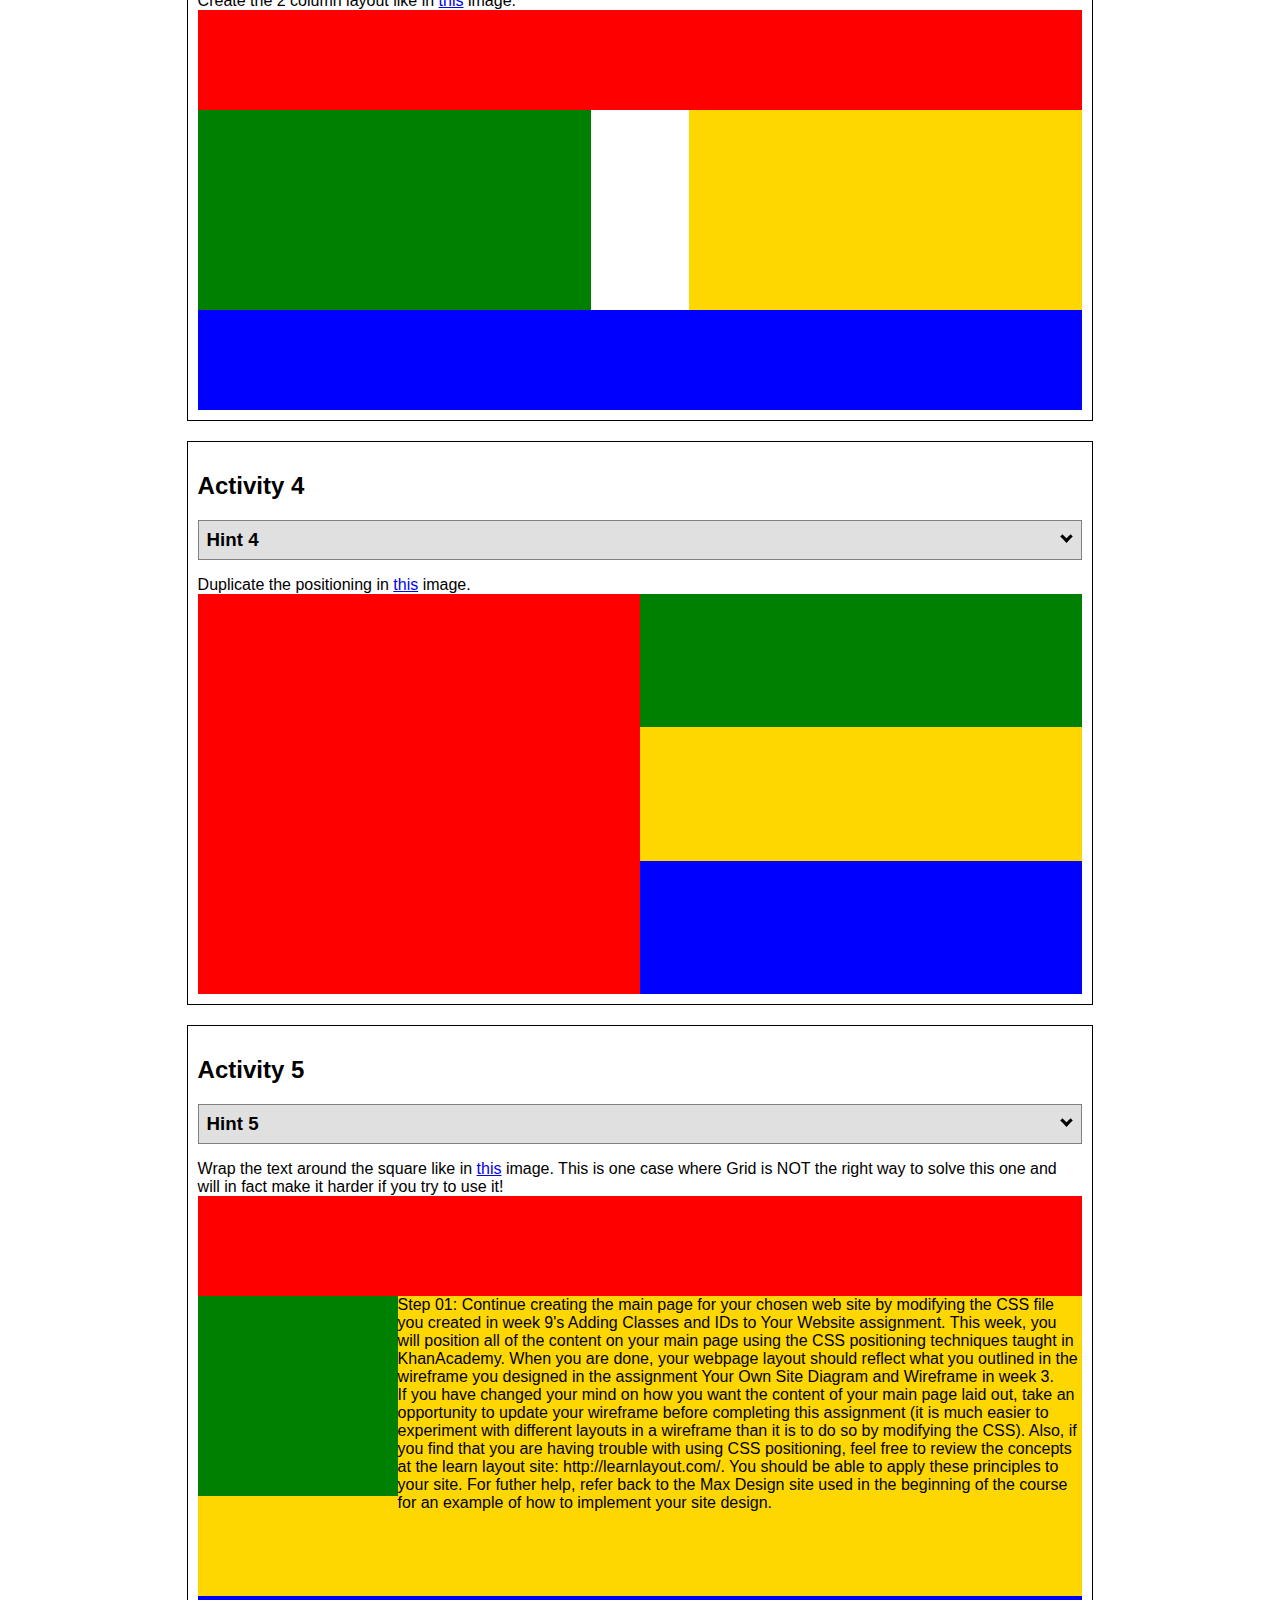
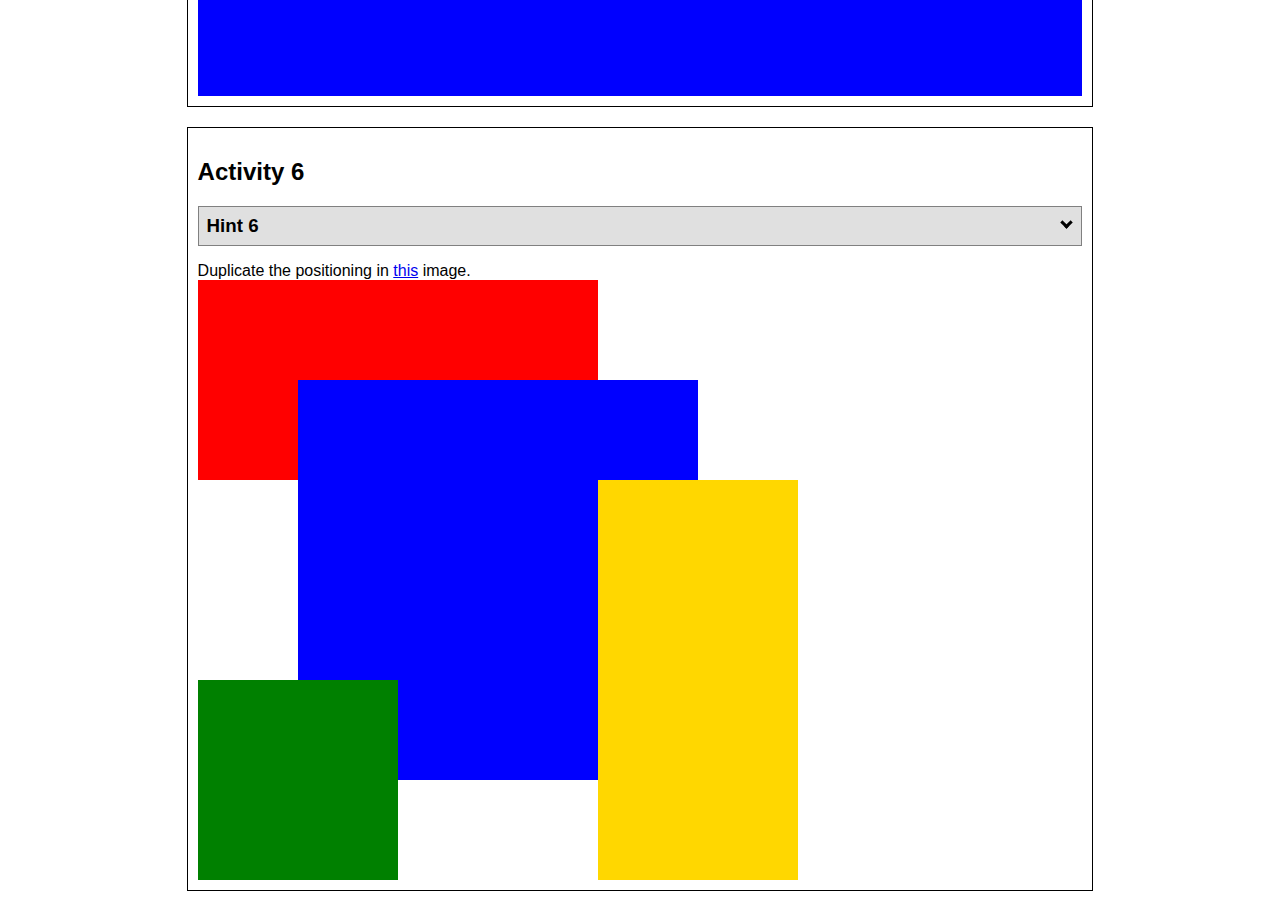
<file: positioning/positioning.html>
<!DOCTYPE html>
<html lang="en">
  <head>
    <!-- HTML - Name: positioning.html -->
    <title>Positioning Activity</title>
    <link rel="stylesheet" type="text/css" href="positionstyles.css" />
  </head>
  <body>
    <div class="activity">
      <h2>WDD 130 positioning exercises</h2>
      For each activity match make the boxes match the image by modifying the stylesheet.</div>
    <div class="activity">
      <h2>Activity 1</h2>
      <section class="hint"><input type="checkbox" ><i></i> <h3>Hint 1</h3><div><p>Check out the <a href="https://byui-wdd.github.io/wdd130/activities/w06-css-positioning.html" target="_blank">activity instructions</a> in Ilearn!</p></div></section>
      <p>Follow the <a href="https://byui-wdd.github.io/wdd130/activities/w06-css-positioning.html" target="_blank">instructions</a> to make the boxes match  <a href="https://byui-wdd.github.io/wdd130/images/example1.png" target="_blank">this</a> image.</p>
      <div class="content1" >
        <div class="red1" ></div>
        <div class="green1" ></div>
        <div class="green1" ></div>
        <div class="yellow1"></div>
        <div class="yellow1"></div>
        <div class="blue1"></div>
      </div>
    </div>
    <div class="activity">
      <h2>Activity 2</h2>
      <section class="hint"><input type="checkbox" > <h3>Hint 2</h3><i></i><div><p>Remember that the best way to shift elements around slightly on the page is with Margins.  You could also use Grid.  Either would work for this. If you choose margin, you can use a <em>negative</em> margin. (ie margin-top: -20px;)</p><h4>Properties used:</h4><ul><li>margin-top, margin-left</li><li>...or...</li><li>grid-template-columns: 50px 50px 50px 50px 50px </li></ul></div></section>
      <p>Overlap and stagger the squares like in <a href="https://byui-wdd.github.io/wdd130/images/example2.png" target="_blank">this</a> image.</p>
      <div class="content2" >
        <div class="red2" ></div>
        <div class="green2" ></div>
        <div class="yellow2"></div>
        <div class="blue2"></div>
      </div>
    </div>
    <div class="activity">
      <h2>Activity 3</h2>
      <section class="hint"><input type="checkbox" > <h3>Hint 3</h3><i></i><div><p>This one is going to be best solved with CSS Grid. Remember to make the boxes the right width first...then start moving them around. </p><h4>Properties used:</h4><ul><li>display:grid;</li><li>grid-template-columns:</li><li>grid-column-gap:</li>
        <li>grid-column:</li>  </ul></div></section>
      Create the 2 column layout like in <a href="https://byui-wdd.github.io/wdd130/images/example3.png" target="_blank">this</a>  image.
      <div class="content3" >
        <div class="red3" ></div>
        <div class="green3" ></div>
        <div class="yellow3"></div>
        <div class="blue3"></div>
      </div>
    </div>
    <div class="activity">
      <h2>Activity 4</h2>
      <section class="hint"><input type="checkbox" > <h3>Hint 4</h3><i></i><div><p>For the others we have been primarily concerned with width. For this one you will need to adjust height as well. </p><h4>Properties used:</h4><ul><li>display:grid;</li><li>grid-template-columns:</li><li>grid-row:</li></ul></div></section>
      Duplicate the positioning in <a href="https://byui-wdd.github.io/wdd130/images/example4.png" target="_blank">this</a> image. 
      <div class="content4" >
        <div class="red4" ></div>
        <div class="green4" ></div>
        <div class="yellow4"></div>
        <div class="blue4"></div>
      </div>
    </div>

    <div class="activity">
      <h2>Activity 5</h2>
      <section class="hint"><input type="checkbox" > <h3>Hint 5</h3><i></i><div><p>Grid is <strong>not</strong> the right way to do this.  In fact there is only one way to really do that...and that is with float. Remember that we float the thing we want the text to wrap around.  Also remember to start by making all the shapes the right size and shape.</p><h4>Properties used:</h4><ul><li>float: left;</li></ul></div></section>
      Wrap the text around the square like in <a href="https://byui-wdd.github.io/wdd130/images/example5.png" target="_blank">this</a> image. This is one case where Grid is NOT the right way to solve this one and will in fact make it harder if you try to use it!
      <div class="content5" >
        <div class="red5" ></div>
        <div class="green5" ></div>
        <div class="yellow5">Step 01: Continue creating the main page for your chosen web site by modifying the CSS file you created in week 9's Adding Classes and IDs to Your Website assignment. This week, you will position all of the content on your main page using the CSS positioning techniques taught in KhanAcademy. When you are done, your webpage layout should reflect what you outlined in the wireframe you designed in the assignment Your Own Site Diagram and Wireframe in week 3. <br />
          If you have changed your mind on how you want the content of your main page laid out, take an opportunity to update your wireframe before completing this assignment (it is much easier to experiment with different layouts in a wireframe than it is to do so by modifying the CSS). Also, if you find that you are having trouble with using CSS positioning, feel free to review the concepts at the learn layout site: http://learnlayout.com/. You should be able to apply these principles to your site. For futher help, refer back to the Max Design site used in the beginning of the course for an example of how to implement your site design.</div>
        <div class="blue5"></div>
      </div>
    </div>
    <div class="activity">
      <h2>Activity 6</h2>
      <section class="hint"><input type="checkbox" > <h3>Hint 6</h3><i></i><div><p>This one is all about visualizing the grid behind the layout. If you are having a hard time doing that first: all the sizes are even multiples of 100, and second here is another example with the lines drawn: <a href="https://byui-wdd.github.io/wdd130/images/example6-hint.png" target="_blank">example 6 with lines</a>. For this one you will find it easiest if you use px for the column width. You can also use <kbd>z-index</kbd> to control the element layering.    </p><h4>Properties used:</h4><ul><li>display:grid;</li><li>grid-template-columns:</li><li>grid-column:</li><li>grid-row:</li><li><a href="https://www.w3schools.com/cssref/pr_pos_z-index.asp" target="_blank">z-index:</a></li></ul></div></section>
      Duplicate the positioning in <a href="https://byui-wdd.github.io/wdd130/images/example6.png" target="_blank">this</a> image.
      <div class="content6" >
        <div class="red6" ></div>
        <div class="green6" ></div>
        <div class="yellow6"></div>
        <div class="blue6"></div>
      </div>
    </div>
  </body>
</html>
</file>
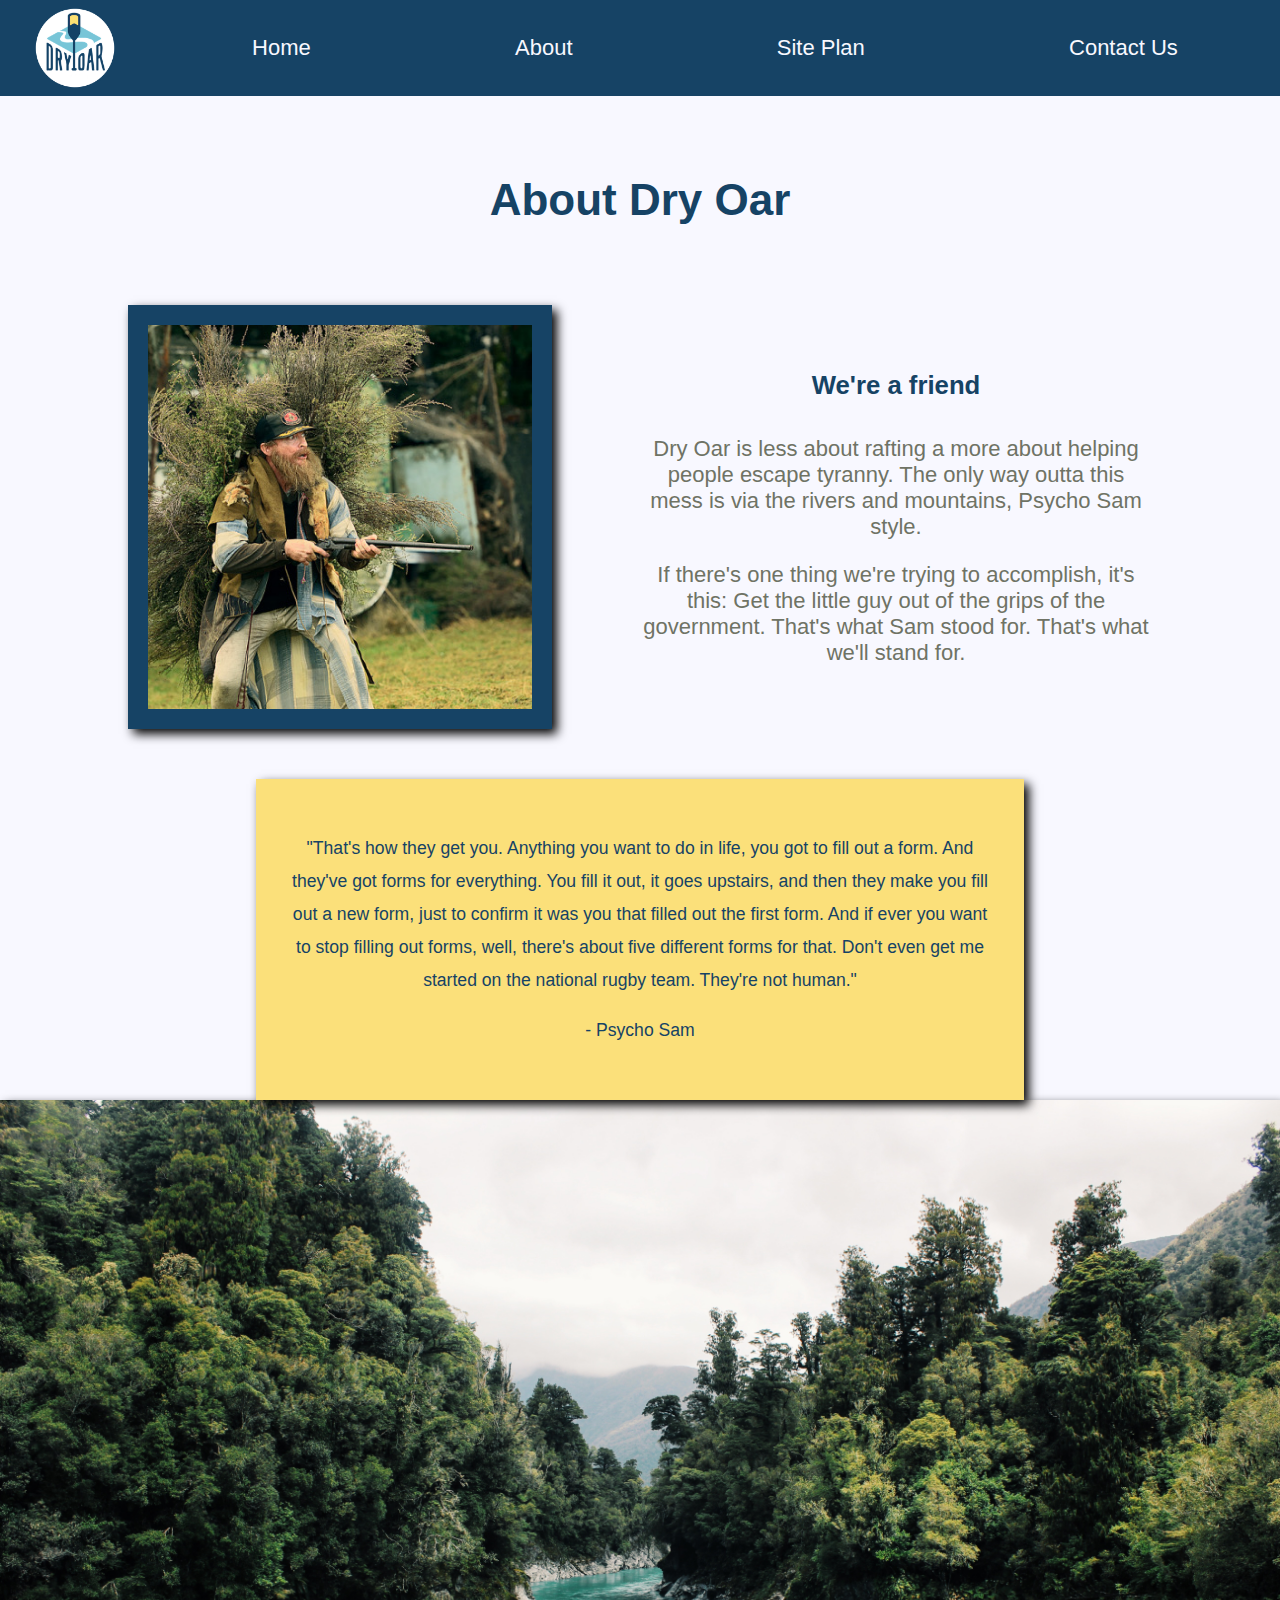
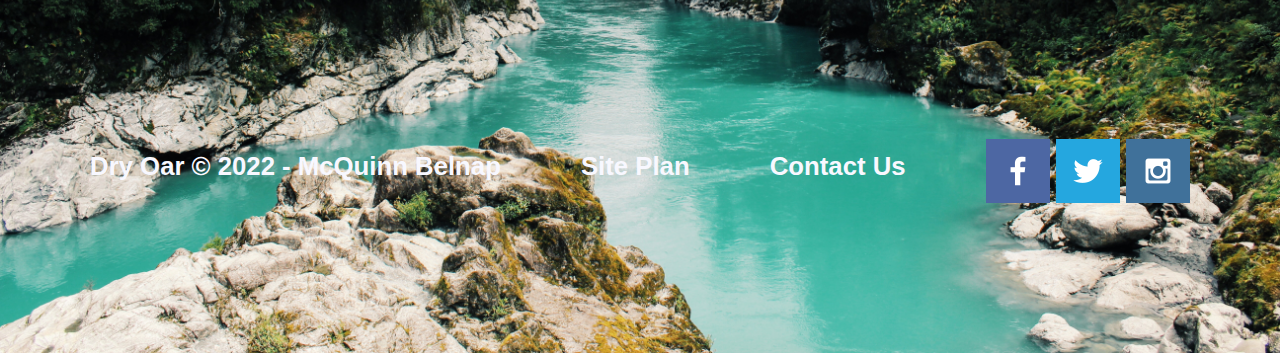
<file: wwr/about.html>
<!DOCTYPE html>
<html lang="en">

<head>
    <meta charset="UTF-8">
    <meta http-equiv="X-UA-Compatible" content="IE=edge">
    <meta name="viewport" content="width=device-width, initial-scale=1.0">
    <title>Whitewater Rafting Vacations | Dry Oar Boating | Home</title>
    <link rel="stylesheet" href="styles/about.css">
</head>

<body>
    <div id="content">
        <header>
            <a id="logo_link" href="index.html">
                <img class="logo" src="images/logo.png" alt="Dry Oar Logo">
            </a>
            <nav>
                <a href="index.html">Home</a>
                <a href="about.html">About</a>
                <a href="site-plan-rafting.html">Site Plan</a>
                <a href="contactus.html">Contact Us</a>
            </nav>
        </header>

        <div id="sam">
            <h1 class="home-title">About Dry Oar</h1>
            <div id="sam-box">
                <img id="sam-img" src="images/psycho_sam.jpeg" alt="Psycho Sam">
                <section id="sam-msg">
                    <h3>We're a friend</h3>
                    <p>Dry Oar is less about rafting a more about helping people escape tyranny. The only way outta this mess is via the rivers and mountains, Psycho Sam style.</p>
                    <p>If there's one thing we're trying to accomplish, it's this: Get the little guy out of the grips of the government. That's what Sam stood for. That's what we'll stand for.</p>
                </section>
            </div>
        </div>
        <main class="home-grid">
            <div id="background"></div>
            <img class="mountains" src="images/pexels-dom-gould-325807.jpg" alt="Misty mountains">
            <section class="msg">
                <p>"That's how they get you.

                    Anything you want to do in life, you got to fill out a form.
                    
                    And they've got forms for everything.
                    
                    You fill it out, it goes upstairs, and then they make you fill out a new form, just to confirm it was you that filled out the first form.
                    
                    And if ever you want to stop filling out forms, well, there's about five different forms for that.
                    
                    Don't even get me started on the national rugby team.
                    
                    They're not human."
                    </p>
                    <p>
                        - Psycho Sam
                    </p>
            </section>
        </main>
        <footer>
            <h3>Dry Oar &copy; 2022 - McQuinn Belnap</h3>
            <h3><a href="site-plan-rafting.html">Site Plan</a></h3>
            <h3><a href="contactus.html">Contact Us</a></h3>
            <div class="social">
                <a href="https://facebook.com" target="_blank">
                    <img src="images/facebook.png" alt="fb icon">
                </a>
                <a href="https://twitter.com" target="_blank">
                    <img src="images/twitter.png" alt="twitter icon">
                </a>
                <a href="https://instagram.com" target="_blank">
                    <img src="images/instagram.png" alt="instagram icon">
                </a>
            </div>
        </footer>
    </div>

</body>

</html>
</file>
<file: wwr/styles/style.css>
#content {
    max-width: 1600px;
    margin: 0 auto;
}
body {
    background-color: #f8f8ff;
    font-family: 'Trebuchet MS', 'Lucida Sans Unicode', 'Lucida Grande', 'Lucida Sans', Arial, sans-serif;
    font-size: 22px;
    margin: 0;
    padding: 0;
}
h2 {
    margin: 0;
    color: #6f7365;
}
header {
    background-color: #164365;
    display: grid;
    grid-template-columns: 150px auto;

}
.logo {
    width: 80px;
}
#logo_link {
    padding-top: 5px;
    justify-self: center;
    align-self: center;
}
nav {
    display: flex;
    justify-content: space-around;
}
nav a {
    color: #f8f8ff;
    text-align: center;
    text-decoration: none;
    padding: 35px;
}
nav a:hover {
    color: #164365;
    background-color: #fbe07a;
}
.home-title {
    color: #f8f8ff;
    font-family: 'Trebuchet MS', 'Lucida Sans Unicode', 'Lucida Grande', 'Lucida Sans', Arial, sans-serif;
    font-size: 2em;
    margin-top: 10px;
}
h4 {
    color: #164365;
    font-family: 'Trebuchet MS', 'Lucida Sans Unicode', 'Lucida Grande', 'Lucida Sans', Arial, sans-serif;
}
#hero {
    display: grid;
    grid-template-columns: 1fr 3fr 1fr;
    /*margin-top: -100px;*/
}
#hero-box {
    grid-column: 1/4;
    grid-row: 1/3;
    z-index: -1;
}
#hero-img {
    width: 100%;
}
#hero-msg {
    grid-column: 2/3;
    grid-row: 1/2;
    margin-top: 100px;
}
#hero-msg h1 {
    text-align: center;
}
#hero-msg h4 {
    text-align: center;
    color: #f8f8ff;
}
.book {
    color: #f8f8ff;
    background-color: #164365;
    text-decoration: none;
    font-size: 18px;
    padding: 15px 30px;
    margin-top: 50px;
    border-radius: 5px;
}
.book:hover {
    color: #f8f8ff;
    background-color: #6f7365;
}
.home-grid {
    display: grid;
    grid-template-columns: repeat(10, 1fr);
}
.icon {
    width: 80px;
    padding: 10px;
}
.join {
    color: #f8f8ff;
    background-color: #164365;
    text-decoration: none;
    font-size: 18px;
    padding: 15px 30px;
    margin-top: 50px;
    border-radius: 5px;
}
.join:hover {
    color: #f8f8ff;
    background-color: #6f7365;
}
.button-box {
    text-align: center;
}
main section {
    text-align: center;
}
main section img {
    box-sizing: border-box;
}
.card-img {
    border: 10px solid #6f7365;
    width: 100%;
    box-shadow: 5px 5px 10px black;
}
.card-img:hover {
    opacity: .6;
    transform: scale(1.1);
}
.rivers-card {
    margin: 200px 0;
    grid-column: 2/4;
    grid-row: 2/3;
}
.camping-card {
    margin: 200px 0;
    grid-column: 5/7;
    grid-row: 2/3;
}
.rapids-card {
    margin: 200px 0;
    grid-column: 8/10;
    grid-row: 2/3;
}
#background {
    height: 725px;
    background-color: #6f7365;
    grid-column: 1/11;
    grid-row: 4/9;
}
.mountains {
    width: 100%;
    grid-column: 2/7;
    grid-row: 5/8;
    box-shadow: 5px 5px 10px black;
}
.msg {
    background-color: #fbe07a;
    line-height: 1.5em;
    padding: 35px;
    grid-column: 6/10;
    grid-row: 6/7;
    box-shadow: 5px 5px 10px black;
}
.msg h2{
    color: #164365;
}
.msg p {
    color: #164365;
    font-size: .8em;
    padding-bottom: 15px;
}
footer {
    background-color: #6f7365;
    padding: 25px 50px;
    margin-top: 200px;
    display: flex;
    justify-content: space-around;
    align-items: center;
}
footer h3 {
    color: #f8f8ff;
}
footer h3 a:hover {
    text-decoration: underline;
}
footer a {
    color: #f8f8ff;
    text-decoration: none;
}
footer a:hover {
    color: #fbe07a;
}
footer .social img {
    padding-top: 15px;
}
#feedback {
    background-color: antiquewhite;
    position: absolute;
    top: 0;
    left: 0;
    right: 0;
    padding: .5em;
    display: none;
}
.moveDown {
    margin-top: 3em;
}
@media screen and (max-width: 900px) {
    #hero, .home-grid {
        display: block;
        height: auto;
    }
    nav, footer {
        flex-direction: column;
    }
    nav a {
        display: block;
        padding: 15px;
    }
    #hero {
        margin-top: 0;
    }
    #hero-msg {
        margin-top: 0;
    }
    #hero-msg h4 {
        display: none;
    }
    .home-title {
        font-size: 25px;
        color: #6f7364;
    }
    .rivers-card, .camping-card, .rapids-card { 
        margin: 50px auto;
        width: 60%;
    }
    #background {
        display: none;
    }
    .mountains, .msg {
        width: 80%;
        display: block;
        margin: 0 auto;
    }
    footer {
        margin-top: 25px;
    }
}
</file>
<file: ice_challenge_w04/styles/ice_challenge.css>
body {
    background-color: hotpink;
}
</file>
<file: ice_w05/styles/ice_w05.css>
#main {
    border: none;
    border-radius: 0%;
    min-width: 100%;
    margin: 0em;
}
img {
    width: 33%;
    border: rgb(65, 65, 65) solid 15px;
    border-radius: 50%;
    display: inline-block;
    margin: 2em;
}
footer {
    background-color: rgb(122, 122, 122);
}
</file>
<file: portfolio/styles/styles.css>
@import url('https://fonts.googleapis.com/css?family=IM+Fell+French+Canon+SC|Lato');
@font-face {
    font-family: Madeleina;
    src: url(fonts/MadeleinaSans-2VY3.ttf);
}
@font-face {
    font-family: Wildepth;
    src: url(fonts/HeyNovember-eZZ2l.ttf);
}
@font-face {
    font-family: Apa;
    src: url(fonts/ApaBedone1112-qZXj5.ttf);
}
* {
    margin: 0;
    padding: 0;
}
html,body {
    height: 100%;
}
body {
    min-height: 100%;
    overflow: auto;
    padding-bottom: 100px;
    background-color: black;
}
header {
    background-color: #3b3b3b;
    display: flex;
    justify-content: space-around;
    margin: 0 auto;
    align-content: center;
    align-items: center;
    height: 100px;
    z-index: 2;
}
ul {
    display: none;
}
ul:hover {
    display: flex;
    font-family: Madeliena;
}
.home_icon {
    width: 30px;
    filter: invert(100%) opacity(20%);
}
.home_icon:hover {
    filter: invert(100%) opacity(40%);
}
.logo {
    width: 100px;
}
.menu_icon {
    width: 25px;
    filter: invert(100%) opacity(20%);
}
.menu_icon:hover {
    filter: invert(100%) opacity(40%);
}
main {
    display: grid;
    grid-template-columns: repeat(13, 1fr);
    grid-template-rows: repeat(7, 1fr);
    justify-items: center;
    align-items: center;
    justify-content: center;
    align-content: center;
}
.title {
    color: white;
    background-color: #3b3b3b;
    padding: 3vw;
    border-radius: 35px;
    grid-column-start: 4;
    grid-row: 1/3;
    margin: 0 auto;
    text-align: center;
    border: 5px solid #cacaca;
    box-shadow: #6e6e6e 0px 0px 20px;
    justify-self: center;
    align-self: center;
}
h1 {
    font-size: 8vw;
    font-family: Apa;
    margin: 0;
    margin-bottom: -1vw;
}
h2 {
    font-family: Madeleina;
}
.by {
    font-size: 4vw;
    font-family: Madeleina;
    margin: 0;
}
.name {
    font-size: 5vw;
    font-family: Madeleina;
    margin: 0;
    color: #ffd000;
}
.background_image {
    grid-column: 1/14;
    grid-row: 1/8;
    width: 100%;
    margin: 0;
}
.portfolio_links {
    display: grid;
    grid-template-columns: repeat(13, 1fr);
    z-index: 1;
    margin-top: -70vw;
    margin-bottom: 21vw;
    overflow: auto;
}
h3 {
    text-align: center;
    border-radius: 10px;
    margin: 5px;
    padding: 10px;
}
.wildepth {
    text-decoration: none;
    width: 100%;
    grid-column: 2/7;
    padding: 5px;
    padding-top: 2vw;
    margin: 0 auto;
}
.wildepth:hover {
    background-color: #6e6e6e;
    border-radius: 20px;
}
.lion {
    width: 90%;
    z-index: 1;
    border: #6e6e6e solid 4px;
    border-radius: 10px;
    margin: 0 auto;
    display: flex;
    box-shadow: black 0px 0px 20px;
}
.w {
    background-color: black;
    color: white;
    font-family: Wildepth;
    font-size: 6vw;
    border: #6e6e6e solid 4px;
    box-shadow: black 0px 0px 20px;
}
.passion_projects{
    width: 100%;
    text-decoration: none;
    grid-column: 8/13;
    padding: 5px;
    margin: 0 auto;
    padding-top: 2vw;
}
.passion_projects:hover {
    background-color: #b97e62;
    border-radius: 20px;
}
.lilly {
    width: 90%;
    z-index: 1;
    border: #b97e62 solid 4px;
    border-radius: 10px;
    margin: 0 auto;
    display: flex;
    box-shadow: black 0px 0px 20px;
}
.pp {
    font-family: Apa;
    font-size: 4vw;
    background-color: #f6c29d;
    border: #b97e62 solid 4px;
    color: #795341;
    box-shadow: black 0px 0px 20px;
    padding: 2vw;
}


footer {
    background-color: #3b3b3b;
    position: relative;
    height: 150px;
    margin-top: -100px;
    clear: both;
    display: grid;
    grid-template-columns: repeat(18, 1fr);
    grid-template-rows: repeat(5, 1fr);
    justify-items: center;
    align-items: center;
    justify-content: center;
    align-content: center;
    z-index: 4;
}
h4 {
    text-align: center;
    font-family: Madeleina;
    font-size: 20px;
    grid-column: 1/8;
    grid-row: 3/4;
    margin: 0 auto;
    color: #6e6e6e;
}
.site_plan {
    font-family: Madeleina;
    grid-column: 1/8;
    grid-row: 5/6;
    margin: 0 auto;
    color: #6e6e6e;
    text-decoration: none;
    text-align: center;
}
.site_plan:hover {
    color: #cacaca;
}
.email {
    font-family: Madeleina;
    font-size: 20px;
    grid-column: 13/18;
    grid-row: 2/3;
    text-align: center;
    margin: 0 auto;
    color: #6e6e6e;
    text-decoration: none;
}
.email:hover {
    color: #cacaca;
}

.facebook {
    width: 100%;
    grid-column: 13/14;
    grid-row: 3/5;
}
.fb_image {
    width: 35px;
    filter: invert(100%) opacity(20%);
    margin: 0 auto;
    display: flex;
    margin-top: 10px;
    margin-bottom: 10px;
    padding: 5px;
}
.fb_image:hover {
    filter: invert(100%) opacity(40%);
}
.instagram {
    width: 100%;
    grid-column: 14/15;
    grid-row: 3/5;
}
.ig_image {
    width: 35px;
    filter: invert(100%) opacity(20%);
    margin: 0 auto;
    display: flex;
    margin-top: 10px;
    margin-bottom: 10px;
    padding: 5px;
}
.ig_image:hover {
    filter: invert(100%) opacity(40%);
}
.teepublic {
    width: 100%;
    grid-column: 15/16;
    grid-row: 3/5;
}
.tp_image {
    width: 35px;
    filter: invert(100%) opacity(20%);
    margin: 0 auto;
    display: flex;
    margin-top: 10px;
    margin-bottom: 10px;
    padding: 5px;
}
.tp_image:hover {
    filter: invert(100%) opacity(40%);
}
.deviantart {
    width: 100%;
    grid-column: 16/17;
    grid-row: 3/5;
}
.da_image {
    width: 35px;
    filter: invert(100%) opacity(20%);
    margin: 0 auto;
    display: flex;
    margin-top: 10px;
    margin-bottom: 10px;
    padding: 5px;
}
.da_image:hover {
    filter: invert(100%) opacity(40%);
}
.artstation {
    width: 100%;
    grid-column: 17/18;
    grid-row: 3/5;
}
.as_image {
    width: 35px;
    filter: invert(100%) opacity(20%);
    margin: 0 auto;
    display: flex;
    margin-top: 10px;
    margin-bottom: 10px;
    padding: 5px;
}
.as_image:hover {
    filter: invert(100%) opacity(40%);
}
@media screen and (max-width: 900px) {
</file>
<file: positioning/positionstyles.css>
/* CSS - Name: "positionstyles.css" */
/* Activity 1 styles */
.content1 {
  /* This is the parent of the activity 1 boxes. */
display: grid;
grid-template-columns: 1fr 1fr;
grid-gap: 20px;
justify-items: center;
}
.red1 { 
  width: 100%; 
  height: 100px; 
  background-color: red; 
  grid-column: 1/3;

} 
.green1 {
  width: 200px; 
  height: 200px; 
  background-color: green; 

} 
.yellow1 {
  width: 200px; 
  height: 200px; 
  background-color: gold; 
} 
.blue1 {
  width: 100%; 
  height: 100px; 
  background-color: blue; 
  grid-column: 1/3;
} 
/* Activity 2 styles */ 
.content2 {
  /* This is the parent of the activity 2 boxes. */
display: grid;
grid-template-columns: 50px 50px 50px 50px;
}
.red2 {
  width: 100px; 
  height: 100px; 
  background-color: red; 
} 
.green2 { 
  width: 100px; 
  height: 100px; 
  background-color: green; 
  margin-top: 50px;
} 
.yellow2 {
  width: 100px; 
  height: 100px; 
  background-color: gold; 
  margin-top: 100px;
} 
.blue2 {
  width: 100px; 
  height: 100px; 
  background-color: blue; 
  margin-top: 150px;
} 
/* Activity 3 styles */ 
.content3 {
  /* This is the parent of the activity 3 boxes. */
display: grid;
grid-template-columns: 4fr 1fr 4fr;
}
.red3 {
  width: 100%; 
  height: 100px; 
  background-color: red; 
  grid-column: 1/4;
} 
.green3 {
  width: 100%; 
  height: 200px; 
  background-color: green;
  grid-column-start: 1;
  grid-column-end: 2;
} 
.yellow3 {
  width: 100%; 
  height: 200px; 
  background-color: gold; 
  grid-column-start: 3;
  grid-column-end: 4;
} 
.blue3 {
  width: 100%;
  height: 100px; 
  background-color: blue; 
  grid-column: 1/4;
} 
/* Activity 4 styles */ 
.content4 {
  /* This is the parent of the activity 4 boxes. */
  height: 400px;
  display: grid;
  grid-template-columns: 1fr 1fr;
  grid-template-rows: 1fr 1fr 1fr;
}
.red4 {
  width: 100%; 
  height: 100%; 
  background-color: red; 
  grid-row-start: 1;
  grid-row-end: 4;
  grid-column-start: 1;
  grid-column-end: 2;
} 
.green4 {
  width: 100%; 
  height: 100%; 
  background-color: green;
  grid-row-start: 1;
  grid-row-end: 2; 
  grid-column-start: 2;
  grid-column-end: 3;
} 
.yellow4 {
  width: 100%; 
  height: 100%; 
  background-color: gold; 
  grid-row-start: 2;
  grid-row-end: 3;
  grid-column-start: 2;
  grid-column-end: 3;
} 
.blue4 {
  width: 100%; 
  height: 100%; 
  background-color: blue; 
  grid-row-start: 3;
  grid-row-end: 4;
  grid-column-start: 2;
  grid-column-end: 3;
} 
/* Activity 5 styles */ 
.content5 {
  /* This is the parent of the activity 5 boxes. */
}
.red5 { 
  width: 100%; 
  height: 100px; 
  background-color: red;
  float: left;
} 
.green5 { 
  width: 200px; 
  height: 200px; 
  background-color: green; 
  float: left;
} 
.yellow5 {
  width: 100%; 
  height: 400px; 
  background-color: gold;
} 
.blue5 {
  width: 100%; 
  height: 100px; 
  background-color: blue; 
  float: left;
  clear: left;
} 
/* Activity 6 styles */ 
.content6 {
  /* This is the parent of the activity 6 boxes. */
display: grid;
grid-template-columns: 1fr 1fr 1fr 1fr 1fr 1fr;
grid-template-rows: 1fr 1fr 1fr 1fr 1fr 1fr;
height: 600px;
width: 600px;
}
.red6 {
  width: 100%; 
  height: 100%; 
  background-color: red; 
  grid-column-start: 1;
  grid-column-end: 5;
  grid-row-start: 1;
  grid-row-end: 3;
} 
.green6 {
  width: 100%; 
  height: 100%; 
  background-color: green; 
  grid-column-start: 1;
  grid-column-end: 3;
  grid-row-start: 5;
  grid-row-end: 7;
  z-index: 3;
} 
.yellow6 {
  width: 100%; 
  height: 100%; 
  background-color: gold;
  grid-column-start: 5;
  grid-column-end: 7;
  grid-row-start: 3;
  grid-row-end: 7;
  z-index: 3;
} 
.blue6 {
  width: 100%; 
  height: 100%; 
  background-color: blue;
  grid-column-start: 2;
  grid-column-end: 6;
  grid-row-start: 2;
  grid-row-end: 6; 
} 


/* Do not make any changes below here */
.activity {
  width: 70%; 
  margin: 20px auto; 
  font-family: Arial, sans-serif; 
  border: 1px solid black; 
  padding: 10px; 
  clear:both; 
  overflow: auto;
} 

.hint {
  border: 1px solid grey;
  background: #e0e0e0;
  padding: .5em;
  position: relative;
  margin: 1em 0;
}
.hint h3 {
  margin: 0;
}
.hint:hover {
  background: #d0d0d0;
}
.hint > div {
  display: none;
}

.hint input[type=checkbox] {
  position: absolute;
  width: 100%;
  height: 100%;
  opacity: 0;
  z-index: 1;
  cursor: pointer;
}

.hint input[type=checkbox]:checked ~ div {
  display: block;
}

.hint i {
  position: absolute;
  transform: translate(-6px, 0);
  margin-top: 16px;
  right: 10px;
  top: -3px;
}
.hint i:before, .hint i:after {
  content: "";
  position: absolute;
  background-color: black;
  width: 3px;
  height: 9px;
}
.hint i:before {
  transform: translate(2px, 0) rotate(45deg);
}
.hint i:after {
  transform: translate(-2px, 0) rotate(-45deg);
}

.hint input[type=checkbox]:checked ~ i:before {
  transform: translate(-2px, 0) rotate(45deg);
}
.hint input[type=checkbox]:checked ~ i:after {
  transform: translate(2px, 0) rotate(-45deg);
}
.hint a {
  position: relative;
  z-index: 1;
}
</file>
<file: wwr/styles/about.css>
#content {
    max-width: 1600px;
    margin: 0 auto;
}
body {
    background-color: #f8f8ff;
    font-family: 'Trebuchet MS', 'Lucida Sans Unicode', 'Lucida Grande', 'Lucida Sans', Arial, sans-serif;
    font-size: 22px;
    margin: 0;
    padding: 0;
}
header {
    background-color: #164365;
    display: grid;
    grid-template-columns: 150px auto;

}
.logo {
    width: 80px;
}
#logo_link {
    padding-top: 5px;
    justify-self: center;
    align-self: center;
}
nav {
    display: flex;
    justify-content: space-around;
}
nav a {
    color: #f8f8ff;
    text-align: center;
    text-decoration: none;
    padding: 35px;
}
nav a:hover {
    color: #164365;
    background-color: #fbe07a;
}
.home-title {
    color: #164365;
    font-family: 'Trebuchet MS', 'Lucida Sans Unicode', 'Lucida Grande', 'Lucida Sans', Arial, sans-serif;
    font-size: 2em;
    text-align: center;
    padding-top: 50px;
}
h4 {
    color: #164365;
    font-family: 'Trebuchet MS', 'Lucida Sans Unicode', 'Lucida Grande', 'Lucida Sans', Arial, sans-serif;
}


#sam-box {
    display: grid;
    grid-template-columns: repeat(10, 1fr);
    z-index: -1;
    padding-top: 50px;
    align-items: center;
}
#sam-img {
    width: 100%;
    grid-column-start: 2;
    grid-column-end: 5;
    border: #164365 solid 20px;
    box-shadow: 5px 5px 10px black;
}
#sam-msg {
    grid-column: 6/10;
}
#sam-msg h1 {
    text-align: center;
}
#sam-msg h3 {
    text-align: center;
    color: #164365;
    padding-bottom: 10px;
}
#sam-msg p {
    text-align: center;
    color: #6f7365;
}


.home-grid {
    display: grid;
    grid-template-columns: repeat(10, 1fr);
    grid-template-rows: repeat(10, 1fr);
    height: 700px;
    max-height: 1800px;
    padding-top: 50px;
    margin-bottom: 20px;
    padding-bottom: 20px;
}
#background {
}
.mountains {
    width: 100%;
    grid-column: 1/11;
    grid-row: 2/5;
    box-shadow: 5px 5px 10px black;
    max-height: 1800px;
}
.msg {
    background-color: #fbe07a;
    line-height: 1.5em;
    padding: 35px;
    grid-column: 3/9;
    grid-row: 1;
    box-shadow: 5px 5px 10px black;
    z-index: 1;
}
.msg h2{
    color: #164365;
}
.msg p {
    color: #164365;
    font-size: .8em;
    text-align: center;
}
footer {
    background-color: #6f7365;
    padding: 25px 50px;
    margin-top: 200px;
    display: flex;
    justify-content: space-around;
    align-items: center;
}
footer h3 {
    color: #f8f8ff;
}
footer h3 a:hover {
    text-decoration: underline;
}
footer a {
    color: #f8f8ff;
    text-decoration: none;
}
footer a:hover {
    color: #fbe07a;
}
footer .social img {
    padding-top: 15px;
}

@media screen and (max-width: 700px) {
    #sam, .home-grid {
        display: block;
        height: auto;
    }
    nav, footer {
        flex-direction: column;
    }
    nav a {
        display: block;
        padding: 15px;
    }
    #sam {
        margin-top: 0;
    }
    #sam-box {
        display: grid;
        grid-template-columns: 1fr;
        z-index: -1;
        padding-top: 50px;
        align-items: center;
        justify-items: center;
    }
    #sam-img {
        width: 70%;
        grid-column: 1/2;
    }
    #sam-msg {
        margin-top: 0;
        grid-column: 1/2;
        padding-left: 40px;
        padding-right: 40px;
    }
    #sam-msg h4 {
        display: none;
    }
    .home-title {
        font-size: 35px;
        color: #164365;
    }
    #background {
        display: none;
    }
    .mountains, .msg {
        width: 80%;
        display: block;
        margin: 0 auto;
    }
    footer {
        margin-top: 25px;
    }
}
</file>
